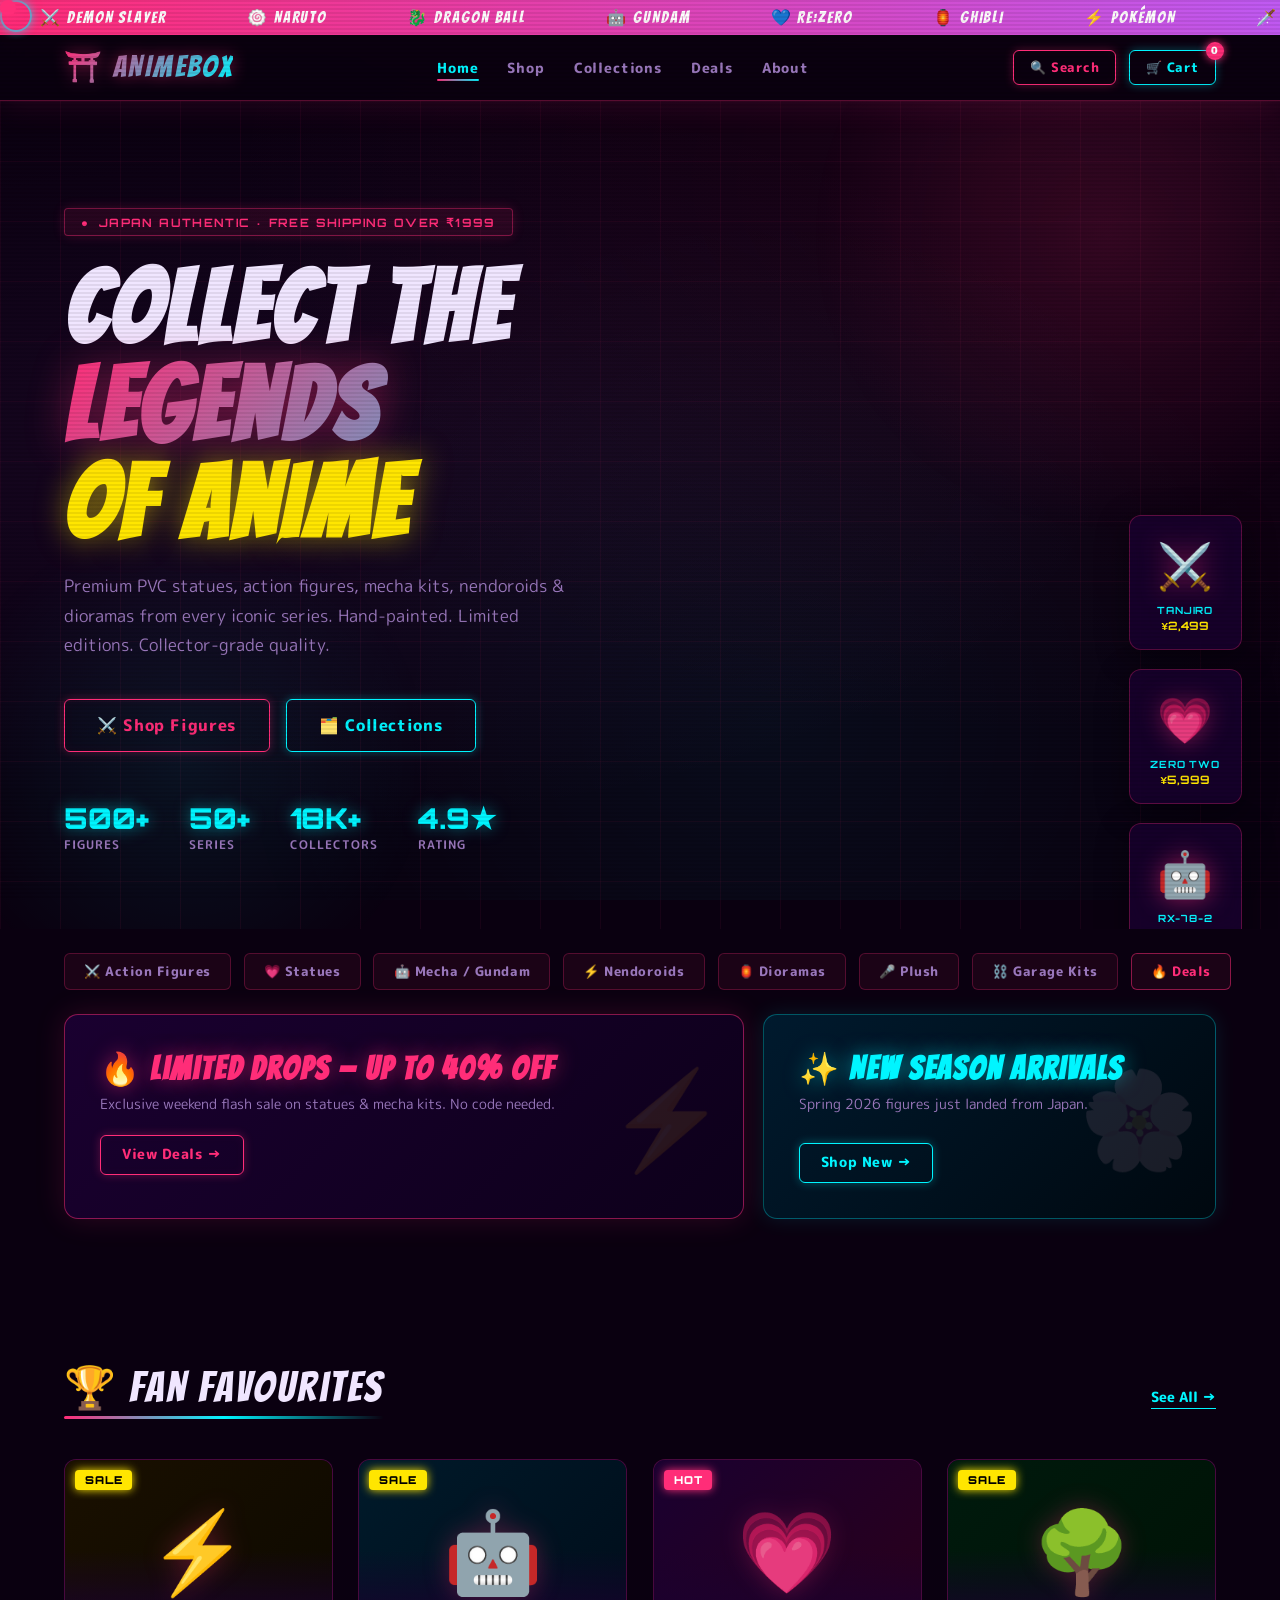
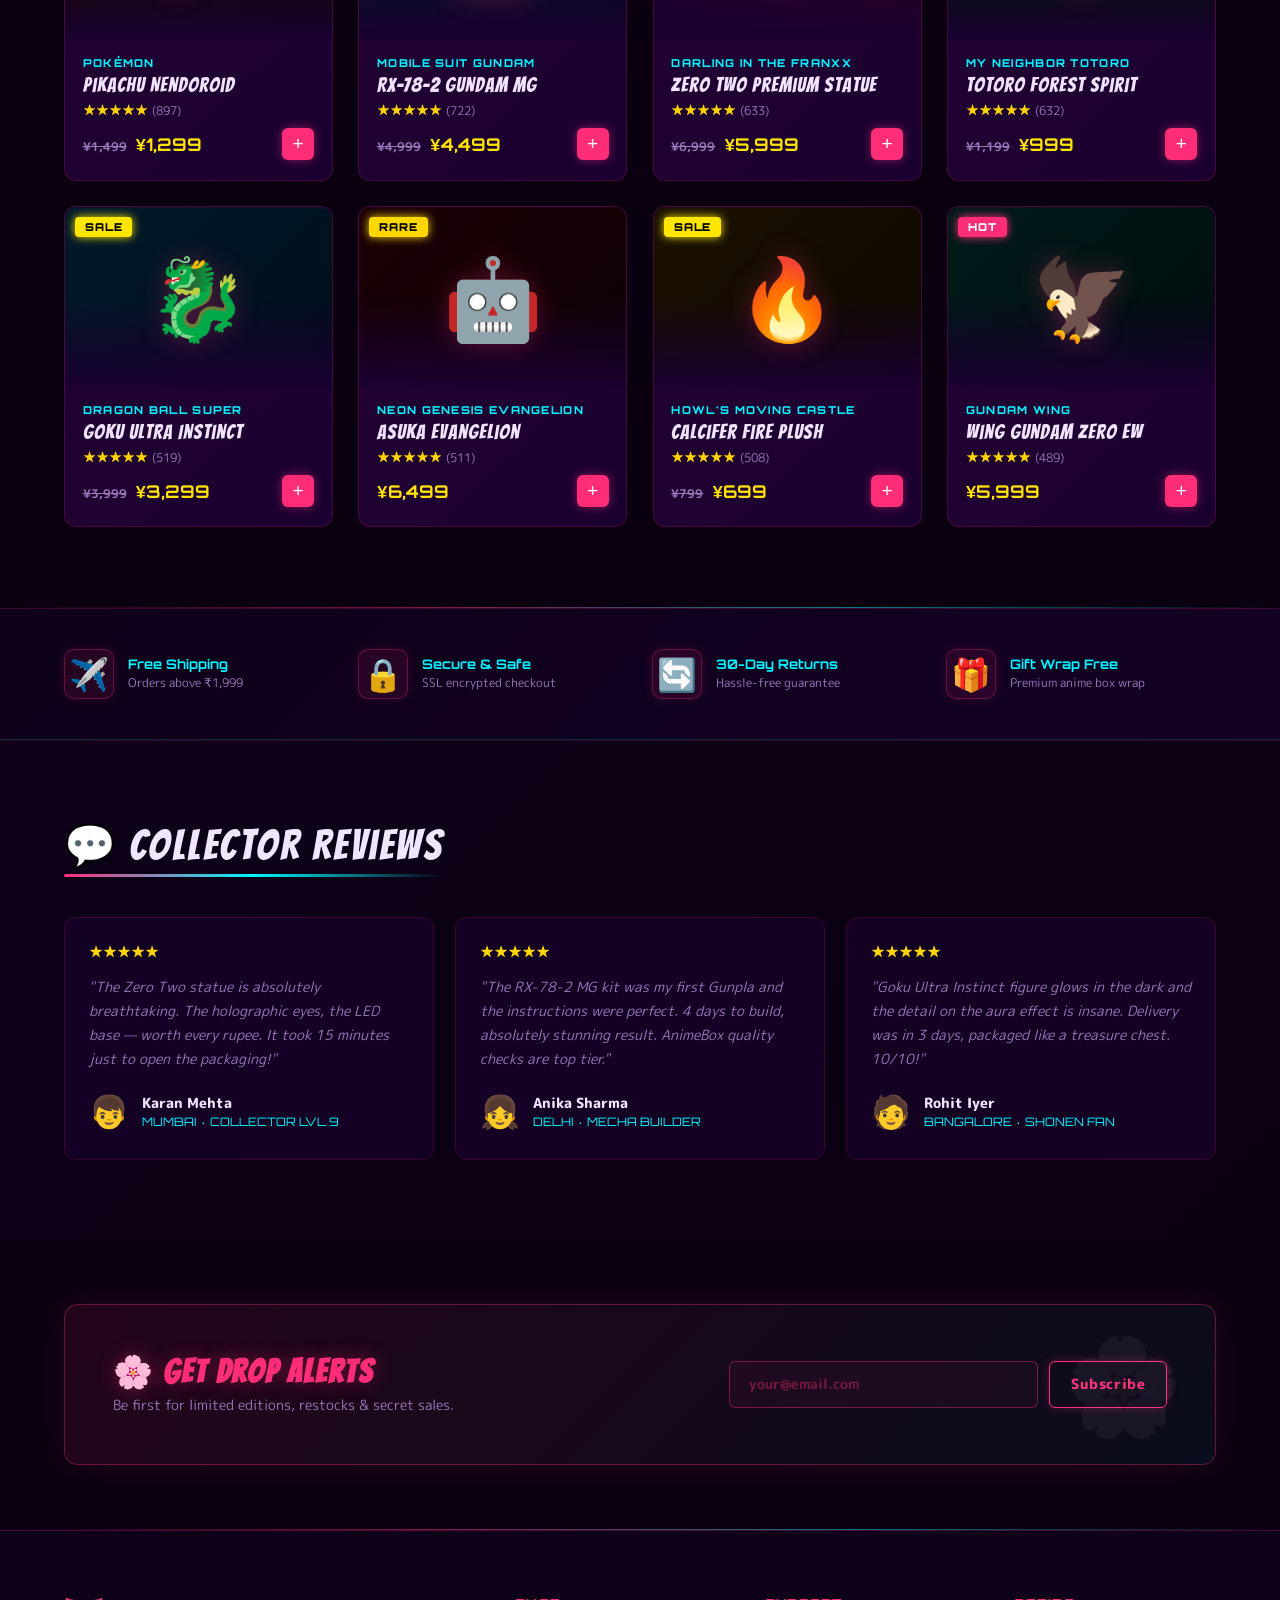
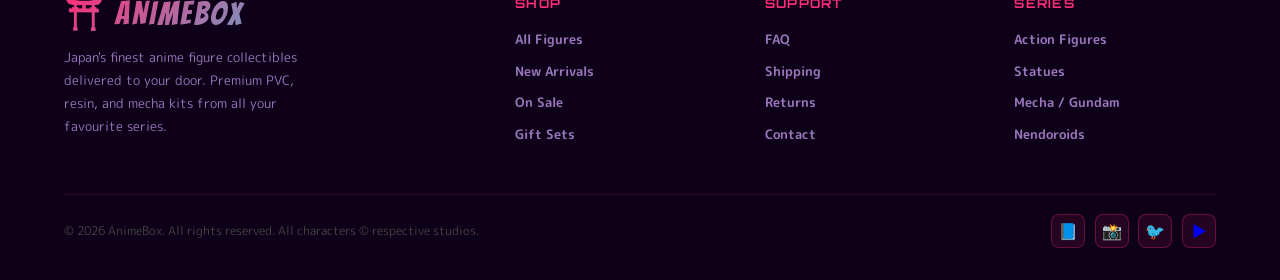
<file: index.html>
<!DOCTYPE html>
<html lang="en">
<head>
  <!-- Google Tag Manager -->
<script>(function(w,d,s,l,i){w[l]=w[l]||[];w[l].push({'gtm.start':
new Date().getTime(),event:'gtm.js'});var f=d.getElementsByTagName(s)[0],
j=d.createElement(s),dl=l!='dataLayer'?'&l='+l:'';j.async=true;j.src=
'https://www.googletagmanager.com/gtm.js?id='+i+dl;f.parentNode.insertBefore(j,f);
})(window,document,'script','dataLayer','GTM-5DCRKK6N');</script>
<!-- End Google Tag Manager -->
  <!-- Google tag (gtag.js) -->
<script async src="https://www.googletagmanager.com/gtag/js?id=G-0116BW4BVF"></script>
<script>
  window.dataLayer = window.dataLayer || [];
  function gtag(){dataLayer.push(arguments);}
  gtag('js', new Date());

  gtag('config', 'G-0116BW4BVF');
</script>
<meta charset="UTF-8">
<meta name="viewport" content="width=device-width, initial-scale=1.0">
<title>ANIMEBOX — Premium Anime Figures</title>
<link rel="stylesheet" href="style.css">
<style>
/* ── HERO ── */
.hero {
  min-height: 92vh;
  display: flex; flex-direction: column; justify-content: center;
  padding: 6rem 5% 4rem;
  position: relative; overflow: hidden;
}
.hero-bg-grid {
  position: absolute; inset: 0;
  background-image:
    linear-gradient(rgba(255,45,120,0.06) 1px, transparent 1px),
    linear-gradient(90deg, rgba(255,45,120,0.06) 1px, transparent 1px);
  background-size: 60px 60px;
  pointer-events: none;
}
.hero-glow1 { position:absolute; top:-20%; right:-10%; width:600px; height:600px; background:radial-gradient(circle, rgba(255,45,120,0.12) 0%, transparent 70%); pointer-events:none; }
.hero-glow2 { position:absolute; bottom:-10%; left:-5%; width:500px; height:500px; background:radial-gradient(circle, rgba(0,245,255,0.08) 0%, transparent 70%); pointer-events:none; }

.hero-content { position:relative; z-index:1; max-width:750px; }
.hero-eyebrow {
  display:inline-flex; align-items:center; gap:0.6rem;
  background:rgba(255,45,120,0.1); border:1px solid rgba(255,45,120,0.4);
  border-radius:4px; padding:0.35rem 1rem; margin-bottom:1.5rem;
  font-family:'Orbitron',monospace; font-size:0.72rem; font-weight:700;
  color:var(--neon-pink); letter-spacing:0.12em;
  box-shadow:0 0 12px rgba(255,45,120,0.2);
}
.blink { animation:blink 1s infinite; }
@keyframes blink{0%,100%{opacity:1;}50%{opacity:0;}}

.hero h1 {
  font-family:'Bangers',cursive;
  font-size:clamp(4rem,8vw,7.5rem);
  line-height:0.95; letter-spacing:0.04em;
  margin-bottom:1.2rem;
}
.h1-line1 { display:block; color:var(--text); }
.h1-line2 {
  display:block;
  background:linear-gradient(135deg, var(--neon-pink), var(--neon-cyan));
  -webkit-background-clip:text; -webkit-text-fill-color:transparent;
  filter:drop-shadow(0 0 20px rgba(255,45,120,0.4));
}
.h1-line3 { display:block; color:var(--neon-yellow); text-shadow:0 0 30px rgba(255,230,0,0.5); }

.hero-sub {
  font-size:1.05rem; color:var(--muted); max-width:520px;
  line-height:1.75; margin-bottom:2.5rem;
}
.hero-btns { display:flex; gap:1rem; flex-wrap:wrap; }
.hero-btns .btn { font-size:1rem; padding:0.85rem 2.2rem; }

.hero-stats { display:flex; gap:2.5rem; margin-top:3rem; flex-wrap:wrap; }
.hstat { text-align:left; }
.hstat h3 { font-family:'Orbitron',monospace; font-size:1.8rem; font-weight:900; color:var(--neon-cyan); text-shadow:0 0 16px rgba(0,245,255,0.5); }
.hstat p { font-size:0.75rem; font-weight:700; color:var(--muted); letter-spacing:0.08em; text-transform:uppercase; }

/* FLOATING FIGURES */
.hero-figures {
  position:absolute; right:3%; top:50%; transform:translateY(-50%);
  display:flex; flex-direction:column; gap:1.2rem; z-index:1;
}
.hf-card {
  background:rgba(26,0,48,0.8); backdrop-filter:blur(12px);
  border:1px solid rgba(255,45,120,0.3); border-radius:12px;
  padding:1rem 1.3rem; text-align:center;
  box-shadow:0 8px 32px rgba(0,0,0,0.4);
  animation:float-card 3s ease-in-out infinite;
}
.hf-card:nth-child(2){animation-delay:.8s;}
.hf-card:nth-child(3){animation-delay:1.6s;}
@keyframes float-card{0%,100%{transform:translateY(0);}50%{transform:translateY(-10px);}}
.hf-card .fig { font-size:2.8rem; display:block; filter:drop-shadow(0 0 12px rgba(255,45,120,0.5)); }
.hf-card .fig-name { font-family:'Orbitron',monospace; font-size:0.62rem; color:var(--neon-cyan); font-weight:700; margin-top:6px; letter-spacing:0.08em; }
.hf-card .fig-price { font-family:'Orbitron',monospace; font-size:0.72rem; color:var(--neon-yellow); font-weight:700; margin-top:2px; }

/* ── SERIES BAND ── */
.series-band {
  display:flex; gap:0.8rem; padding:1.5rem 5%;
  overflow-x:auto; -webkit-overflow-scrolling:touch; scrollbar-width:none;
  position:relative; z-index:1;
}
.series-band::-webkit-scrollbar{display:none;}
.series-chip {
  flex-shrink:0;
  background:rgba(255,45,120,0.07); border:1px solid rgba(255,45,120,0.25);
  border-radius:6px; padding:0.5rem 1.2rem;
  font-weight:800; font-size:0.82rem; cursor:pointer;
  transition:all 0.2s; display:flex; align-items:center; gap:0.5rem;
  text-decoration:none; color:var(--muted);
  font-family:'M PLUS Rounded 1c',sans-serif;
  letter-spacing:0.04em;
}
.series-chip:hover {
  background:rgba(255,45,120,0.15); color:var(--neon-pink);
  border-color:var(--neon-pink); box-shadow:0 0 16px rgba(255,45,120,0.2);
}

/* ── PROMO TILES ── */
.promo-row { display:grid; grid-template-columns:3fr 2fr; gap:1.2rem; margin:0 5% 4rem; }
.promo-tile {
  border-radius:14px; padding:2.2rem;
  position:relative; overflow:hidden; cursor:pointer;
  transition:transform 0.2s; border:1px solid;
}
.promo-tile:hover { transform:translateY(-4px); }
.pt-main {
  background:linear-gradient(135deg, #1a0030, #0d001a);
  border-color:rgba(255,45,120,0.5);
  box-shadow:0 0 30px rgba(255,45,120,0.15);
}
.pt-sub {
  background:linear-gradient(135deg, #001a2e, #00080f);
  border-color:rgba(0,245,255,0.3);
  box-shadow:0 0 20px rgba(0,245,255,0.1);
}
.pt-bg { position:absolute; right:1rem; top:50%; transform:translateY(-50%); font-size:6rem; opacity:0.1; animation:spin-slow 20s linear infinite; }
@keyframes spin-slow{to{transform:translateY(-50%) rotate(360deg);}}
.promo-tile h2 { font-family:'Bangers',cursive; font-size:2rem; letter-spacing:0.06em; margin-bottom:0.4rem; }
.pt-main h2 { color:var(--neon-pink); text-shadow:0 0 20px rgba(255,45,120,0.5); }
.pt-sub h2 { color:var(--neon-cyan); text-shadow:0 0 20px rgba(0,245,255,0.5); }
.promo-tile p { font-size:0.88rem; color:var(--muted); margin-bottom:1.2rem; }

/* ── TESTIMONIALS ── */
.testi-section { background:linear-gradient(135deg,#0d0018,#0a0010); border-top:1px solid rgba(255,45,120,0.15); padding:5rem 5%; }
.testi-grid { display:grid; grid-template-columns:repeat(auto-fit,minmax(260px,1fr)); gap:1.3rem; margin-top:2.5rem; }
.testi-card {
  background:rgba(26,0,48,0.6); backdrop-filter:blur(8px);
  border:1px solid rgba(255,45,120,0.15); border-radius:12px; padding:1.5rem;
  transition:border-color 0.2s;
}
.testi-card:hover { border-color:rgba(255,45,120,0.4); box-shadow:0 0 20px rgba(255,45,120,0.1); }
.testi-stars { color:var(--gold); font-size:0.88rem; margin-bottom:0.8rem; }
.testi-text { color:var(--muted); font-size:0.88rem; line-height:1.7; margin-bottom:1rem; font-style:italic; }
.testi-author { display:flex; align-items:center; gap:0.8rem; }
.tav { font-size:2rem; }
.tinfo h5 { font-weight:800; font-size:0.88rem; color:var(--text); }
.tinfo p { font-size:0.73rem; color:var(--neon-cyan); font-family:'Orbitron',monospace; }

/* ── NEWSLETTER ── */
.newsletter {
  margin:4rem 5%;
  background:linear-gradient(135deg, rgba(255,45,120,0.1), rgba(0,245,255,0.05));
  border:1px solid rgba(255,45,120,0.35);
  border-radius:14px; padding:3rem;
  box-shadow:0 0 40px rgba(255,45,120,0.1);
  display:flex; align-items:center; justify-content:space-between; gap:2rem; flex-wrap:wrap;
  position:relative; z-index:1; overflow:hidden;
}
.newsletter::before { content:'🌸'; position:absolute; right:2rem; top:50%; transform:translateY(-50%); font-size:6rem; opacity:0.06; }
.nl-text h2 { font-family:'Bangers',cursive; font-size:2rem; letter-spacing:0.06em; color:var(--neon-pink); text-shadow:0 0 20px rgba(255,45,120,0.4); }
.nl-text p { color:var(--muted); font-size:0.88rem; margin-top:4px; }
.nl-form { display:flex; gap:0.7rem; flex-wrap:wrap; }
.nl-input {
  padding:0.75rem 1.2rem; border-radius:6px;
  border:1px solid rgba(255,45,120,0.4);
  background:rgba(255,45,120,0.05); color:var(--text);
  font-family:'M PLUS Rounded 1c',sans-serif; font-weight:700; font-size:0.88rem;
  outline:none; min-width:220px;
}
.nl-input:focus { border-color:var(--neon-pink); box-shadow:0 0 12px rgba(255,45,120,0.3); }
.nl-input::placeholder { color:rgba(255,45,120,0.4); }

@media(max-width:900px){
  .hero-figures{display:none;}
  .promo-row{grid-template-columns:1fr;}
}
</style>
</head>
<body>
  <!-- Google Tag Manager (noscript) -->
<noscript><iframe src="https://www.googletagmanager.com/ns.html?id=GTM-5DCRKK6N"
height="0" width="0" style="display:none;visibility:hidden"></iframe></noscript>
<!-- End Google Tag Manager (noscript) -->
<div id="cursor"></div><div id="cursor-trail"></div>
<div id="site-header"></div>

<!-- HERO -->
<section class="hero">
  <div class="hero-bg-grid"></div>
  <div class="hero-glow1"></div>
  <div class="hero-glow2"></div>
  <div class="sakura-wrap" id="sakura-hero"></div>

  <div class="hero-content reveal-left">
    <div class="hero-eyebrow"><span class="blink">●</span> JAPAN AUTHENTIC · FREE SHIPPING OVER ₹1999</div>
    <h1>
      <span class="h1-line1">COLLECT THE</span>
      <span class="h1-line2 glitch" data-text="LEGENDS">LEGENDS</span>
      <span class="h1-line3">OF ANIME</span>
    </h1>
    <p class="hero-sub">Premium PVC statues, action figures, mecha kits, nendoroids & dioramas from every iconic series. Hand-painted. Limited editions. Collector-grade quality.</p>
    <div class="hero-btns">
      <a href="shop.html" class="btn btn-neon" style="font-size:1rem;padding:0.85rem 2rem;">⚔️ Shop Figures</a>
      <a href="collections.html" class="btn btn-cyan" style="font-size:1rem;padding:0.85rem 2rem;">🗂️ Collections</a>
    </div>
    <div class="hero-stats">
      <div class="hstat"><h3>500+</h3><p>Figures</p></div>
      <div class="hstat"><h3>50+</h3><p>Series</p></div>
      <div class="hstat"><h3>18K+</h3><p>Collectors</p></div>
      <div class="hstat"><h3>4.9★</h3><p>Rating</p></div>
    </div>
  </div>

  <!-- FLOATING CARDS -->
  <div class="hero-figures reveal-right">
    <div class="hf-card"><span class="fig">⚔️</span><div class="fig-name">TANJIRO</div><div class="fig-price">¥2,499</div></div>
    <div class="hf-card"><span class="fig">💗</span><div class="fig-name">ZERO TWO</div><div class="fig-price">¥5,999</div></div>
    <div class="hf-card"><span class="fig">🤖</span><div class="fig-name">RX-78-2</div><div class="fig-price">¥4,499</div></div>
  </div>
</section>

<!-- SERIES BAND -->
<div class="series-band reveal">
  <a href="shop.html?cat=action" class="series-chip">⚔️ Action Figures</a>
  <a href="shop.html?cat=statue" class="series-chip">💗 Statues</a>
  <a href="shop.html?cat=mecha" class="series-chip">🤖 Mecha / Gundam</a>
  <a href="shop.html?cat=chibi" class="series-chip">⚡ Nendoroids</a>
  <a href="shop.html?cat=diorama" class="series-chip">🏮 Dioramas</a>
  <a href="shop.html?cat=plush" class="series-chip">🎤 Plush</a>
  <a href="shop.html?cat=garage" class="series-chip">⛓️ Garage Kits</a>
  <a href="deals.html" class="series-chip" style="color:var(--neon-pink);border-color:rgba(255,45,120,0.5);">🔥 Deals</a>
</div>

<!-- PROMO TILES -->
<div class="promo-row reveal">
  <div class="promo-tile pt-main" onclick="location.href='deals.html'">
    <div class="pt-bg">⚡</div>
    <h2>🔥 Limited Drops — Up to 40% OFF</h2>
    <p>Exclusive weekend flash sale on statues & mecha kits. No code needed.</p>
    <a href="deals.html" class="btn btn-neon">View Deals →</a>
  </div>
  <div class="promo-tile pt-sub" onclick="location.href='shop.html'">
    <div class="pt-bg">🌸</div>
    <h2>✨ New Season Arrivals</h2>
    <p>Spring 2026 figures just landed from Japan.</p>
    <a href="shop.html" class="btn btn-cyan" style="margin-top:0.5rem;">Shop New →</a>
  </div>
</div>

<!-- FEATURED PRODUCTS -->
<section class="section">
  <div class="section-header reveal">
    <div class="section-title">🏆 Fan Favourites <span class="glow-line"></span></div>
    <a href="shop.html" class="see-all">See All →</a>
  </div>
  <div class="products-grid" id="featured-grid"></div>
</section>

<hr class="neon-divider">

<!-- FEATURES -->
<div class="features-strip">
  <div class="feat-item reveal"><div class="feat-icon">✈️</div><div class="feat-text"><h4>Free Shipping</h4><p>Orders above ₹1,999</p></div></div>
  <div class="feat-item reveal"><div class="feat-icon">🔒</div><div class="feat-text"><h4>Secure & Safe</h4><p>SSL encrypted checkout</p></div></div>
  <div class="feat-item reveal"><div class="feat-icon">🔄</div><div class="feat-text"><h4>30-Day Returns</h4><p>Hassle-free guarantee</p></div></div>
  <div class="feat-item reveal"><div class="feat-icon">🎁</div><div class="feat-text"><h4>Gift Wrap Free</h4><p>Premium anime box wrap</p></div></div>
</div>

<!-- TESTIMONIALS -->
<section class="testi-section">
  <div class="section-title reveal">💬 Collector Reviews <span class="glow-line"></span></div>
  <div class="testi-grid">
    <div class="testi-card reveal">
      <div class="testi-stars">★★★★★</div>
      <p class="testi-text">"The Zero Two statue is absolutely breathtaking. The holographic eyes, the LED base — worth every rupee. It took 15 minutes just to open the packaging!"</p>
      <div class="testi-author"><div class="tav">👦</div><div class="tinfo"><h5>Karan Mehta</h5><p>MUMBAI · COLLECTOR LVL 9</p></div></div>
    </div>
    <div class="testi-card reveal">
      <div class="testi-stars">★★★★★</div>
      <p class="testi-text">"The RX-78-2 MG kit was my first Gunpla and the instructions were perfect. 4 days to build, absolutely stunning result. AnimeBox quality checks are top tier."</p>
      <div class="testi-author"><div class="tav">👧</div><div class="tinfo"><h5>Anika Sharma</h5><p>DELHI · MECHA BUILDER</p></div></div>
    </div>
    <div class="testi-card reveal">
      <div class="testi-stars">★★★★★</div>
      <p class="testi-text">"Goku Ultra Instinct figure glows in the dark and the detail on the aura effect is insane. Delivery was in 3 days, packaged like a treasure chest. 10/10!"</p>
      <div class="testi-author"><div class="tav">🧑</div><div class="tinfo"><h5>Rohit Iyer</h5><p>BANGALORE · SHONEN FAN</p></div></div>
    </div>
  </div>
</section>

<!-- NEWSLETTER -->
<div class="newsletter reveal">
  <div class="nl-text">
    <h2>🌸 Get Drop Alerts</h2>
    <p>Be first for limited editions, restocks & secret sales.</p>
  </div>
  <div class="nl-form">
    <input class="nl-input" type="email" placeholder="your@email.com">
    <button class="btn btn-neon" onclick="showToast('🌸 Subscribed! Watch your inbox!')">Subscribe</button>
  </div>
</div>

<div id="site-footer"></div>
<div id="toast"></div>
<script src="app.js"></script>
<script>
window.PAGE_ID = 'index.html';
document.addEventListener('DOMContentLoaded',()=>{
  const best = [...PRODUCTS].sort((a,b)=>b.reviews-a.reviews).slice(0,8);
  document.getElementById('featured-grid').innerHTML = best.map(productCard).join('');
  initReveal();
  initSakura(document.getElementById('sakura-hero'));
});
</script>
</body>
</html>
</file>
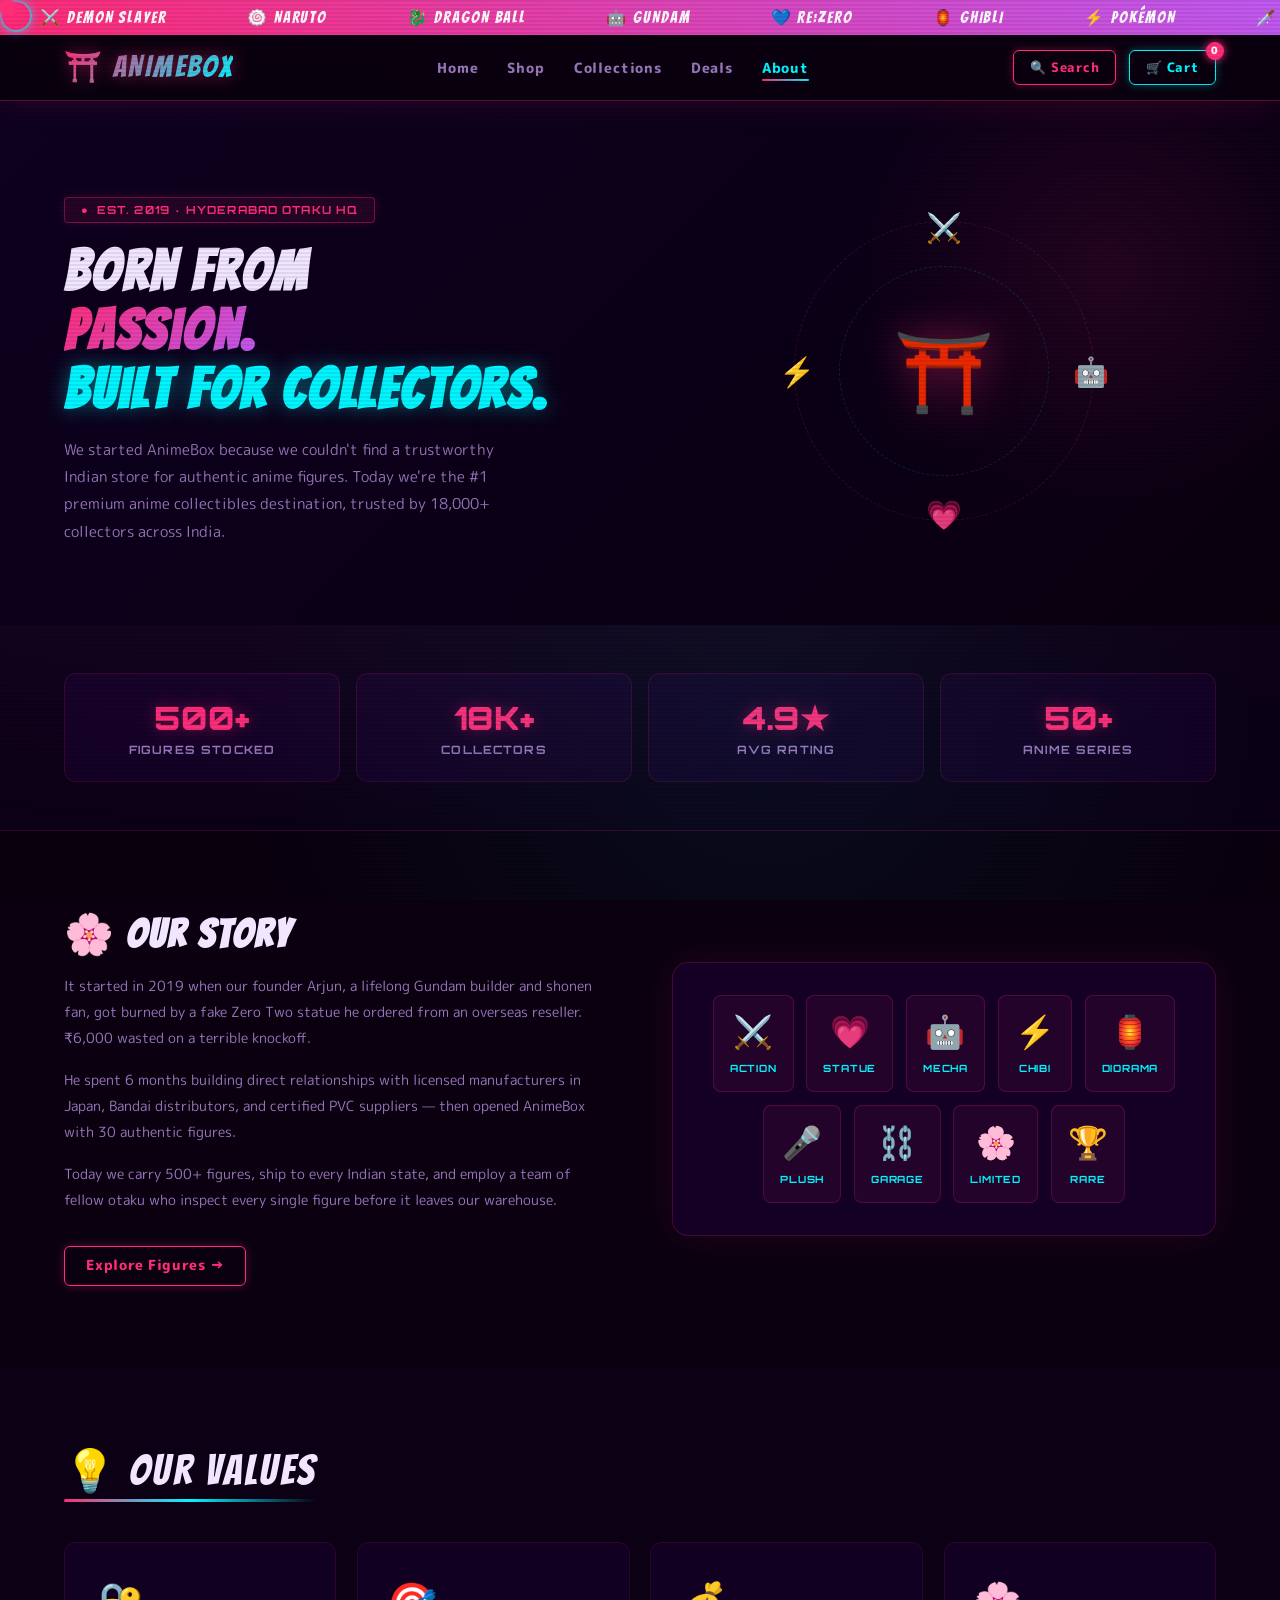
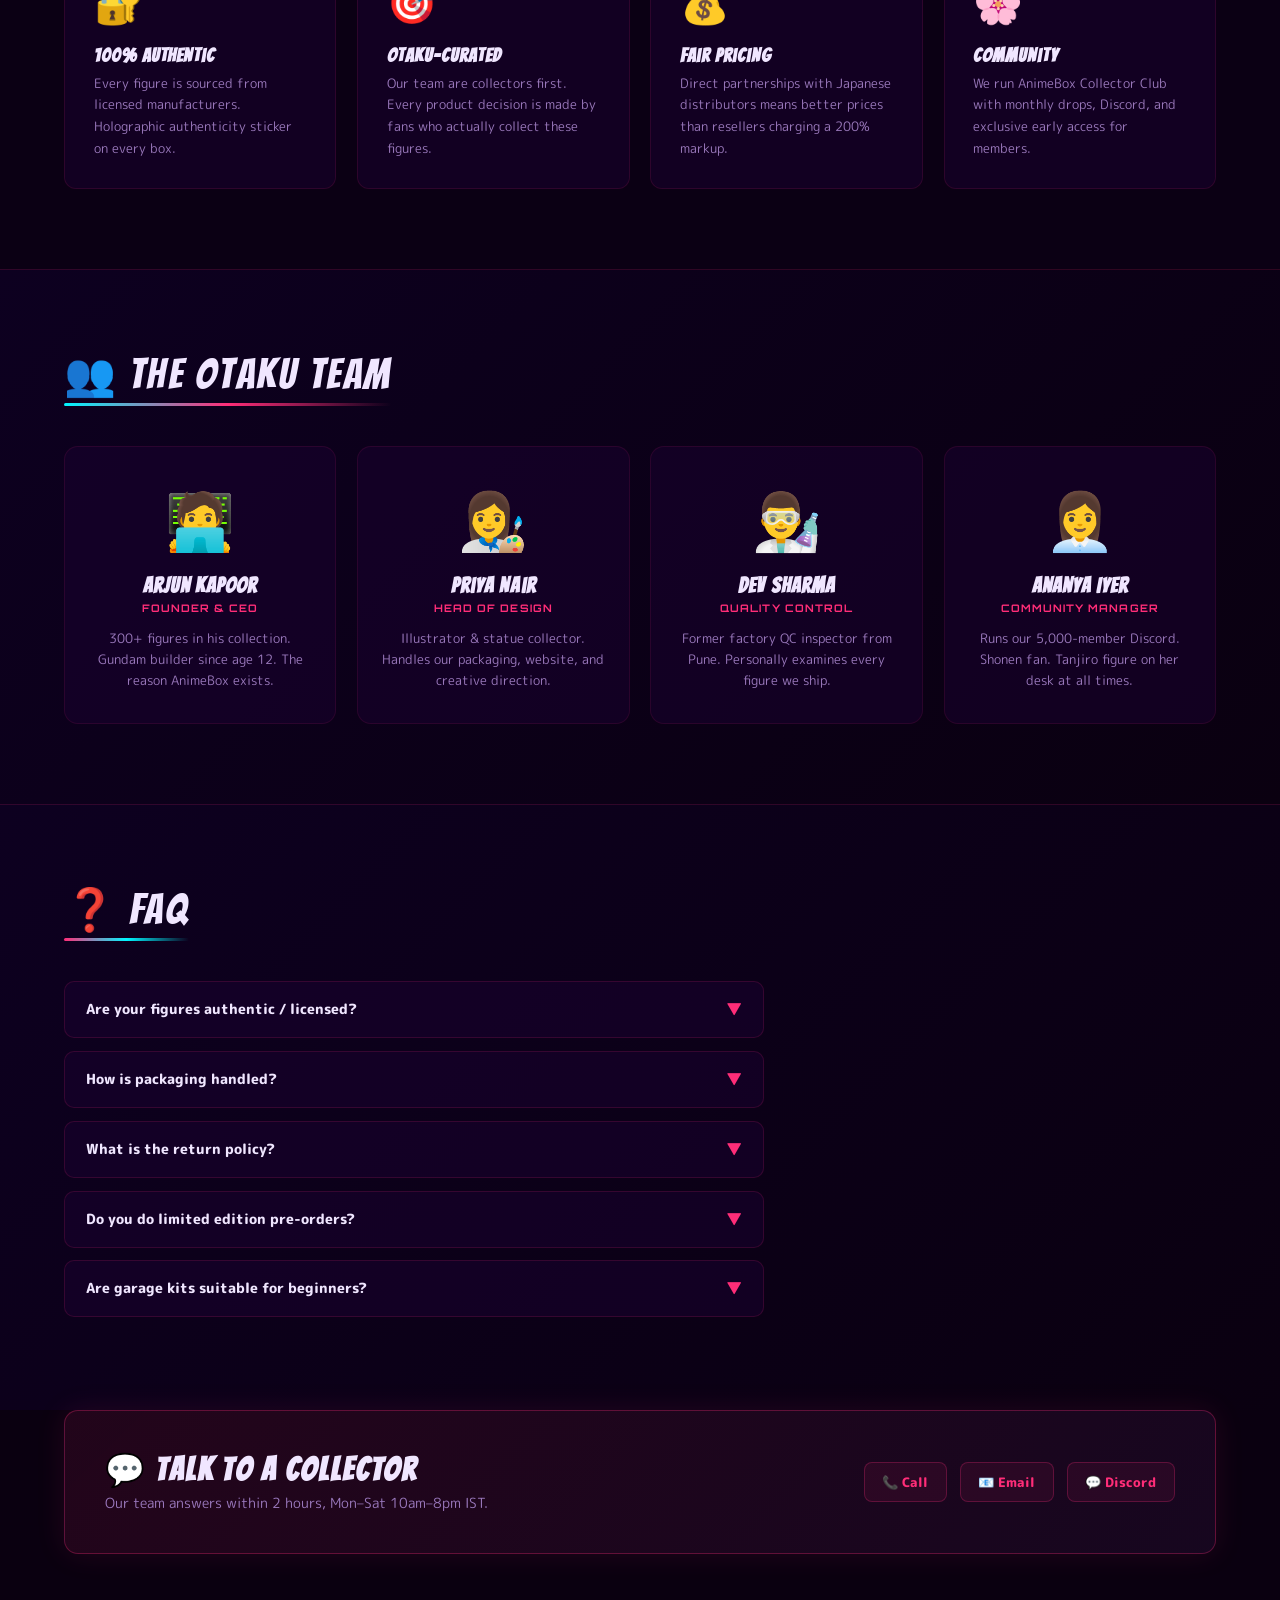
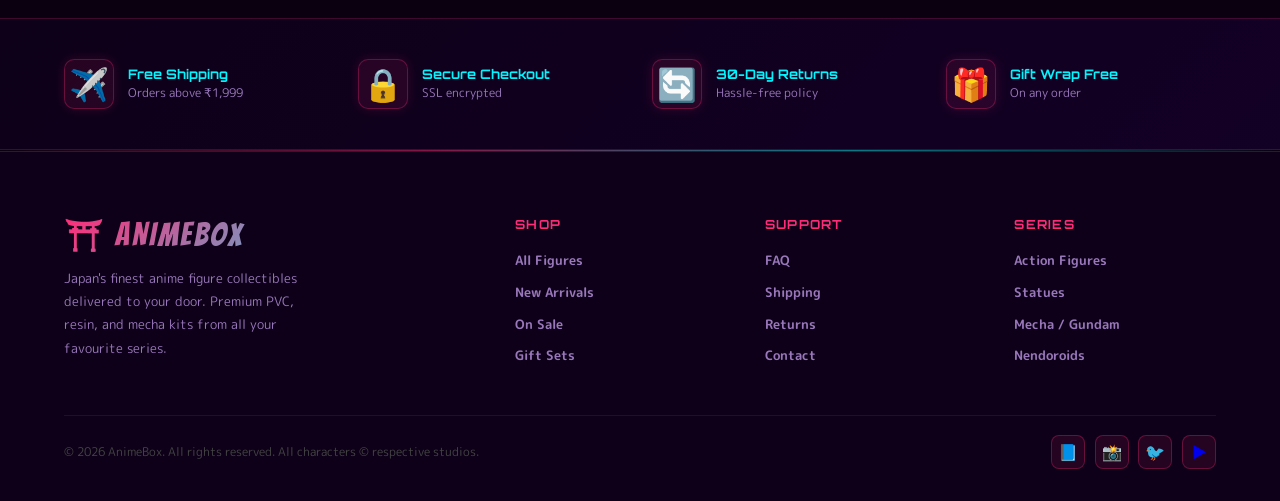
<file: about.html>
<!DOCTYPE html>
<html lang="en">
<head>
  <!-- Google Tag Manager -->
<script>(function(w,d,s,l,i){w[l]=w[l]||[];w[l].push({'gtm.start':
new Date().getTime(),event:'gtm.js'});var f=d.getElementsByTagName(s)[0],
j=d.createElement(s),dl=l!='dataLayer'?'&l='+l:'';j.async=true;j.src=
'https://www.googletagmanager.com/gtm.js?id='+i+dl;f.parentNode.insertBefore(j,f);
})(window,document,'script','dataLayer','GTM-5DCRKK6N');</script>
<!-- End Google Tag Manager -->
  <!-- Google tag (gtag.js) -->
<script async src="https://www.googletagmanager.com/gtag/js?id=G-0116BW4BVF"></script>
<script>
  window.dataLayer = window.dataLayer || [];
  function gtag(){dataLayer.push(arguments);}
  gtag('js', new Date());

  gtag('config', 'G-0116BW4BVF');
</script>
<meta charset="UTF-8">
<meta name="viewport" content="width=device-width, initial-scale=1.0">
<title>About — ANIMEBOX</title>
<link rel="stylesheet" href="style.css">
<style>
.about-hero{display:grid;grid-template-columns:1fr 1fr;gap:4rem;padding:6rem 5% 5rem;align-items:center;position:relative;overflow:hidden;background:linear-gradient(135deg,#0d0020,#0a0010);}
.about-hero::before{content:'';position:absolute;right:-80px;top:-80px;width:500px;height:500px;background:radial-gradient(circle,rgba(255,45,120,0.1) 0%,transparent 70%);pointer-events:none;}
.ah-text{z-index:1;}
.ah-badge{display:inline-flex;align-items:center;gap:0.5rem;background:rgba(255,45,120,0.1);border:1px solid rgba(255,45,120,0.35);border-radius:4px;color:var(--neon-pink);font-family:'Orbitron',monospace;font-size:0.7rem;font-weight:700;padding:0.3rem 1rem;margin-bottom:1.3rem;letter-spacing:0.1em;box-shadow:0 0 12px rgba(255,45,120,0.15);}
.ah-text h1{font-family:'Bangers',cursive;font-size:3.5rem;letter-spacing:0.05em;line-height:1.05;margin-bottom:1rem;}
.ah-text h1 .g1{background:linear-gradient(135deg,var(--neon-pink),var(--neon-purple));-webkit-background-clip:text;-webkit-text-fill-color:transparent;}
.ah-text h1 .g2{color:var(--neon-cyan);text-shadow:0 0 20px rgba(0,245,255,0.4);}
.ah-text p{color:var(--muted);font-size:0.95rem;line-height:1.8;max-width:460px;}
.ah-visual{display:flex;align-items:center;justify-content:center;z-index:1;}
.orbit-rig{width:300px;height:300px;position:relative;display:flex;align-items:center;justify-content:center;}
.orbit-ring{position:absolute;border:1px dashed rgba(255,45,120,0.2);border-radius:50%;animation:orbit-spin 20s linear infinite;}
.orbit-ring.r1{width:100%;height:100%;}
.orbit-ring.r2{width:70%;height:70%;animation-direction:reverse;animation-duration:14s;border-color:rgba(0,245,255,0.15);}
@keyframes orbit-spin{to{transform:rotate(360deg);}}
.orb-dot{position:absolute;font-size:1.8rem;animation:counter-orbit 20s linear infinite;}
.orb-dot.d1{top:-16px;left:50%;transform:translateX(-50%);}
.orb-dot.d2{right:-16px;top:50%;transform:translateY(-50%);}
.orb-dot.d3{bottom:-16px;left:50%;transform:translateX(-50%);}
.orb-dot.d4{left:-16px;top:50%;transform:translateY(-50%);}
@keyframes counter-orbit{to{transform:rotate(-360deg);}}
.orbit-center{font-size:5rem;filter:drop-shadow(0 0 20px rgba(255,45,120,0.5));animation:pulse-center 3s ease-in-out infinite;}
@keyframes pulse-center{0%,100%{transform:scale(1);}50%{transform:scale(1.1);}}

.stats-row{display:grid;grid-template-columns:repeat(4,1fr);gap:1rem;padding:3rem 5%;background:rgba(13,0,24,0.8);border-bottom:1px solid rgba(255,45,120,0.15);}
.stat-box{text-align:center;background:rgba(26,0,48,0.6);border:1px solid rgba(255,45,120,0.15);border-radius:12px;padding:1.5rem;transition:border-color 0.2s,box-shadow 0.2s;}
.stat-box:hover{border-color:rgba(255,45,120,0.4);box-shadow:0 0 20px rgba(255,45,120,0.1);}
.stat-box h3{font-family:'Orbitron',monospace;font-size:2rem;font-weight:900;color:var(--neon-pink);text-shadow:0 0 16px rgba(255,45,120,0.4);}
.stat-box p{font-size:0.72rem;font-weight:700;color:var(--muted);margin-top:4px;letter-spacing:0.1em;text-transform:uppercase;font-family:'Orbitron',monospace;}

.story-section{display:grid;grid-template-columns:1fr 1fr;gap:4rem;padding:5rem 5%;align-items:center;position:relative;z-index:1;}
.story-text h2{font-family:'Bangers',cursive;font-size:2.5rem;letter-spacing:0.05em;margin-bottom:1rem;color:var(--text);}
.story-text p{color:var(--muted);font-size:0.9rem;line-height:1.8;margin-bottom:1rem;}
.figure-showcase{background:rgba(26,0,48,0.7);border:1px solid rgba(255,45,120,0.2);border-radius:16px;padding:2rem;box-shadow:0 0 40px rgba(255,45,120,0.1);}
.fig-grid{display:flex;flex-wrap:wrap;gap:0.8rem;justify-content:center;}
.fig-chip{background:rgba(255,45,120,0.07);border:1px solid rgba(255,45,120,0.2);border-radius:8px;padding:0.8rem 1rem;text-align:center;transition:all 0.2s;cursor:default;}
.fig-chip:hover{background:rgba(255,45,120,0.15);border-color:rgba(255,45,120,0.4);transform:translateY(-3px);}
.fig-chip span:first-child{font-size:2rem;display:block;}
.fig-chip span:last-child{font-size:0.62rem;color:var(--neon-cyan);font-weight:700;letter-spacing:0.08em;font-family:'Orbitron',monospace;}

.team-section{background:linear-gradient(135deg,#0d0020,#0a0010);border-top:1px solid rgba(255,45,120,0.15);border-bottom:1px solid rgba(255,45,120,0.15);padding:5rem 5%;}
.team-grid{display:grid;grid-template-columns:repeat(auto-fit,minmax(200px,1fr));gap:1.3rem;margin-top:2.5rem;}
.team-card{background:rgba(26,0,48,0.5);border:1px solid rgba(255,45,120,0.1);border-radius:14px;padding:2rem 1.4rem;text-align:center;transition:all 0.2s;}
.team-card:hover{border-color:rgba(255,45,120,0.35);transform:translateY(-4px);box-shadow:0 12px 32px rgba(255,45,120,0.1);}
.team-avatar{font-size:3.5rem;margin-bottom:0.8rem;}
.team-card h3{font-family:'Bangers',cursive;font-size:1.3rem;letter-spacing:0.05em;color:var(--text);}
.team-role{font-family:'Orbitron',monospace;font-size:0.65rem;letter-spacing:0.1em;color:var(--neon-pink);font-weight:700;margin-top:4px;}
.team-card p{font-size:0.8rem;color:var(--muted);line-height:1.65;margin-top:0.8rem;}

.values-section{padding:5rem 5%;position:relative;z-index:1;}
.values-grid{display:grid;grid-template-columns:repeat(auto-fit,minmax(220px,1fr));gap:1.3rem;}
.value-card{background:rgba(26,0,48,0.5);border:1px solid rgba(255,45,120,0.12);border-radius:12px;padding:1.8rem;transition:all 0.2s;}
.value-card:hover{border-color:rgba(255,45,120,0.35);box-shadow:0 0 20px rgba(255,45,120,0.1);transform:translateY(-3px);}
.vi-icon{font-size:2.5rem;margin-bottom:0.8rem;}
.value-card h3{font-family:'Bangers',cursive;font-size:1.2rem;letter-spacing:0.05em;margin-bottom:0.5rem;}
.value-card p{font-size:0.82rem;color:var(--muted);line-height:1.65;}

.faq-section{padding:5rem 5%;background:linear-gradient(135deg,#0d0020,#0a0010);position:relative;z-index:1;}
.faq-list{max-width:700px;}
.faq-item{border:1px solid rgba(255,45,120,0.15);border-radius:10px;background:rgba(26,0,48,0.5);overflow:hidden;margin-bottom:0.8rem;transition:border-color 0.2s;}
.faq-item:hover{border-color:rgba(255,45,120,0.3);}
.faq-q{padding:1rem 1.3rem;cursor:pointer;display:flex;align-items:center;justify-content:space-between;font-weight:800;font-size:0.9rem;color:var(--text);}
.faq-q:hover{color:var(--neon-pink);}
.faq-ch{font-size:1rem;transition:transform 0.2s;color:var(--neon-pink);}
.faq-item.open .faq-ch{transform:rotate(180deg);}
.faq-a{display:none;padding:0 1.3rem 1rem;font-size:0.85rem;color:var(--muted);line-height:1.7;}
.faq-item.open .faq-a{display:block;}

.contact-strip{background:linear-gradient(135deg,rgba(255,45,120,0.1),rgba(191,90,242,0.07));border:1px solid rgba(255,45,120,0.3);margin:0 5% 4rem;border-radius:14px;padding:2.5rem;box-shadow:0 0 30px rgba(255,45,120,0.1);display:flex;align-items:center;justify-content:space-between;flex-wrap:wrap;gap:2rem;position:relative;z-index:1;}
.contact-strip h2{font-family:'Bangers',cursive;font-size:2rem;letter-spacing:0.06em;color:var(--text);}
.contact-strip p{color:var(--muted);font-size:0.85rem;margin-top:4px;}
.contact-methods{display:flex;gap:0.8rem;flex-wrap:wrap;}
.cm{background:rgba(255,45,120,0.08);border:1px solid rgba(255,45,120,0.25);border-radius:8px;padding:0.6rem 1.1rem;font-weight:800;font-size:0.82rem;cursor:pointer;color:var(--neon-pink);transition:all 0.2s;font-family:'M PLUS Rounded 1c',sans-serif;}
.cm:hover{background:rgba(255,45,120,0.18);box-shadow:0 0 12px rgba(255,45,120,0.3);}

@media(max-width:900px){.about-hero,.story-section{grid-template-columns:1fr;}.ah-visual{display:none;}.stats-row{grid-template-columns:1fr 1fr;}}
</style>
</head>
<body>
  <!-- Google Tag Manager (noscript) -->
<noscript><iframe src="https://www.googletagmanager.com/ns.html?id=GTM-5DCRKK6N"
height="0" width="0" style="display:none;visibility:hidden"></iframe></noscript>
<!-- End Google Tag Manager (noscript) -->
<div id="cursor"></div><div id="cursor-trail"></div>
<div id="site-header"></div>

<div class="about-hero">
  <div class="ah-text reveal-left">
    <div class="ah-badge"><span class="blink">●</span> EST. 2019 · HYDERABAD OTAKU HQ</div>
    <h1>Born From<br><span class="g1">Passion.</span><br><span class="g2">Built for Collectors.</span></h1>
    <p>We started AnimeBox because we couldn't find a trustworthy Indian store for authentic anime figures. Today we're the #1 premium anime collectibles destination, trusted by 18,000+ collectors across India.</p>
  </div>
  <div class="ah-visual reveal-right">
    <div class="orbit-rig">
      <div class="orbit-ring r1">
        <span class="orb-dot d1">⚔️</span>
        <span class="orb-dot d2">🤖</span>
        <span class="orb-dot d3">💗</span>
        <span class="orb-dot d4">⚡</span>
      </div>
      <div class="orbit-ring r2"></div>
      <span class="orbit-center">⛩️</span>
    </div>
  </div>
</div>

<div class="stats-row">
  <div class="stat-box reveal"><h3>500+</h3><p>Figures Stocked</p></div>
  <div class="stat-box reveal"><h3>18K+</h3><p>Collectors</p></div>
  <div class="stat-box reveal"><h3>4.9★</h3><p>Avg Rating</p></div>
  <div class="stat-box reveal"><h3>50+</h3><p>Anime Series</p></div>
</div>

<div class="story-section">
  <div class="story-text reveal-left">
    <h2>🌸 Our Story</h2>
    <p>It started in 2019 when our founder Arjun, a lifelong Gundam builder and shonen fan, got burned by a fake Zero Two statue he ordered from an overseas reseller. ₹6,000 wasted on a terrible knockoff.</p>
    <p>He spent 6 months building direct relationships with licensed manufacturers in Japan, Bandai distributors, and certified PVC suppliers — then opened AnimeBox with 30 authentic figures.</p>
    <p>Today we carry 500+ figures, ship to every Indian state, and employ a team of fellow otaku who inspect every single figure before it leaves our warehouse.</p>
    <a href="shop.html" class="btn btn-neon" style="margin-top:1rem;">Explore Figures →</a>
  </div>
  <div class="figure-showcase reveal-right">
    <div class="fig-grid">
      <div class="fig-chip"><span>⚔️</span><span>ACTION</span></div>
      <div class="fig-chip"><span>💗</span><span>STATUE</span></div>
      <div class="fig-chip"><span>🤖</span><span>MECHA</span></div>
      <div class="fig-chip"><span>⚡</span><span>CHIBI</span></div>
      <div class="fig-chip"><span>🏮</span><span>DIORAMA</span></div>
      <div class="fig-chip"><span>🎤</span><span>PLUSH</span></div>
      <div class="fig-chip"><span>⛓️</span><span>GARAGE</span></div>
      <div class="fig-chip"><span>🌸</span><span>LIMITED</span></div>
      <div class="fig-chip"><span>🏆</span><span>RARE</span></div>
    </div>
  </div>
</div>

<div class="values-section" style="background:rgba(13,0,24,0.5);">
  <div class="section-header reveal"><div class="section-title">💡 Our Values <span class="glow-line"></span></div></div>
  <div class="values-grid">
    <div class="value-card reveal"><div class="vi-icon">🔐</div><h3>100% Authentic</h3><p>Every figure is sourced from licensed manufacturers. Holographic authenticity sticker on every box.</p></div>
    <div class="value-card reveal"><div class="vi-icon">🎯</div><h3>Otaku-Curated</h3><p>Our team are collectors first. Every product decision is made by fans who actually collect these figures.</p></div>
    <div class="value-card reveal"><div class="vi-icon">💰</div><h3>Fair Pricing</h3><p>Direct partnerships with Japanese distributors means better prices than resellers charging a 200% markup.</p></div>
    <div class="value-card reveal"><div class="vi-icon">🌸</div><h3>Community</h3><p>We run AnimeBox Collector Club with monthly drops, Discord, and exclusive early access for members.</p></div>
  </div>
</div>

<section class="team-section">
  <div class="section-title reveal">👥 The Otaku Team <span class="glow-line" style="background:linear-gradient(90deg,var(--neon-cyan),var(--neon-pink),transparent);"></span></div>
  <div class="team-grid">
    <div class="team-card reveal"><div class="team-avatar">🧑‍💻</div><h3>Arjun Kapoor</h3><div class="team-role">FOUNDER & CEO</div><p>300+ figures in his collection. Gundam builder since age 12. The reason AnimeBox exists.</p></div>
    <div class="team-card reveal"><div class="team-avatar">👩‍🎨</div><h3>Priya Nair</h3><div class="team-role">HEAD OF DESIGN</div><p>Illustrator & statue collector. Handles our packaging, website, and creative direction.</p></div>
    <div class="team-card reveal"><div class="team-avatar">👨‍🔬</div><h3>Dev Sharma</h3><div class="team-role">QUALITY CONTROL</div><p>Former factory QC inspector from Pune. Personally examines every figure we ship.</p></div>
    <div class="team-card reveal"><div class="team-avatar">👩‍💼</div><h3>Ananya Iyer</h3><div class="team-role">COMMUNITY MANAGER</div><p>Runs our 5,000-member Discord. Shonen fan. Tanjiro figure on her desk at all times.</p></div>
  </div>
</section>

<div class="faq-section">
  <div class="section-header reveal"><div class="section-title">❓ FAQ <span class="glow-line"></span></div></div>
  <div class="faq-list">
    <div class="faq-item reveal"><div class="faq-q" onclick="toggleFaq(this)">Are your figures authentic / licensed? <span class="faq-ch">▼</span></div><div class="faq-a">100% yes. Every figure includes a holographic authenticity sticker. We source exclusively from licensed manufacturers and authorised Bandai/Good Smile distributors. Bootlegs are never stocked.</div></div>
    <div class="faq-item reveal"><div class="faq-q" onclick="toggleFaq(this)">How is packaging handled? <span class="faq-ch">▼</span></div><div class="faq-a">We use double-boxed shipping with custom foam inserts. The collector box is never exposed. For large statues, we use professional art transport cases with corner bracing.</div></div>
    <div class="faq-item reveal"><div class="faq-q" onclick="toggleFaq(this)">What is the return policy? <span class="faq-ch">▼</span></div><div class="faq-a">30-day hassle-free returns. If your figure arrives damaged or misrepresented, we'll replace it or give a full refund. We've never refused a valid claim.</div></div>
    <div class="faq-item reveal"><div class="faq-q" onclick="toggleFaq(this)">Do you do limited edition pre-orders? <span class="faq-ch">▼</span></div><div class="faq-a">Yes! Join our Collector Club on Discord for first access to limited edition pre-orders, including exclusive colourways that sell out within hours.</div></div>
    <div class="faq-item reveal"><div class="faq-q" onclick="toggleFaq(this)">Are garage kits suitable for beginners? <span class="faq-ch">▼</span></div><div class="faq-a">Garage kits vary — we rate each as beginner, intermediate, or expert. Beginner kits come with a painting guide. We also stock pre-assembled premium resin figures if you prefer display-ready items.</div></div>
  </div>
</div>

<div class="contact-strip reveal">
  <div><h2>💬 Talk to a Collector</h2><p>Our team answers within 2 hours, Mon–Sat 10am–8pm IST.</p></div>
  <div class="contact-methods">
    <span class="cm" onclick="showToast('📞 +91 98765 11111')">📞 Call</span>
    <span class="cm" onclick="showToast('📧 hello@animebox.in')">📧 Email</span>
    <span class="cm" onclick="showToast('💬 Discord: discord.gg/animebox')">💬 Discord</span>
  </div>
</div>

<div class="features-strip">
  <div class="feat-item"><div class="feat-icon">✈️</div><div class="feat-text"><h4>Free Shipping</h4><p>Orders above ₹1,999</p></div></div>
  <div class="feat-item"><div class="feat-icon">🔒</div><div class="feat-text"><h4>Secure Checkout</h4><p>SSL encrypted</p></div></div>
  <div class="feat-item"><div class="feat-icon">🔄</div><div class="feat-text"><h4>30-Day Returns</h4><p>Hassle-free policy</p></div></div>
  <div class="feat-item"><div class="feat-icon">🎁</div><div class="feat-text"><h4>Gift Wrap Free</h4><p>On any order</p></div></div>
</div>

<div id="site-footer"></div>
<div id="toast"></div>
<script src="app.js"></script>
<script>
window.PAGE_ID='about.html';
function toggleFaq(el){el.closest('.faq-item').classList.toggle('open');}
const blink=document.querySelector('.blink');
</script>
</body>
</html>
</file>
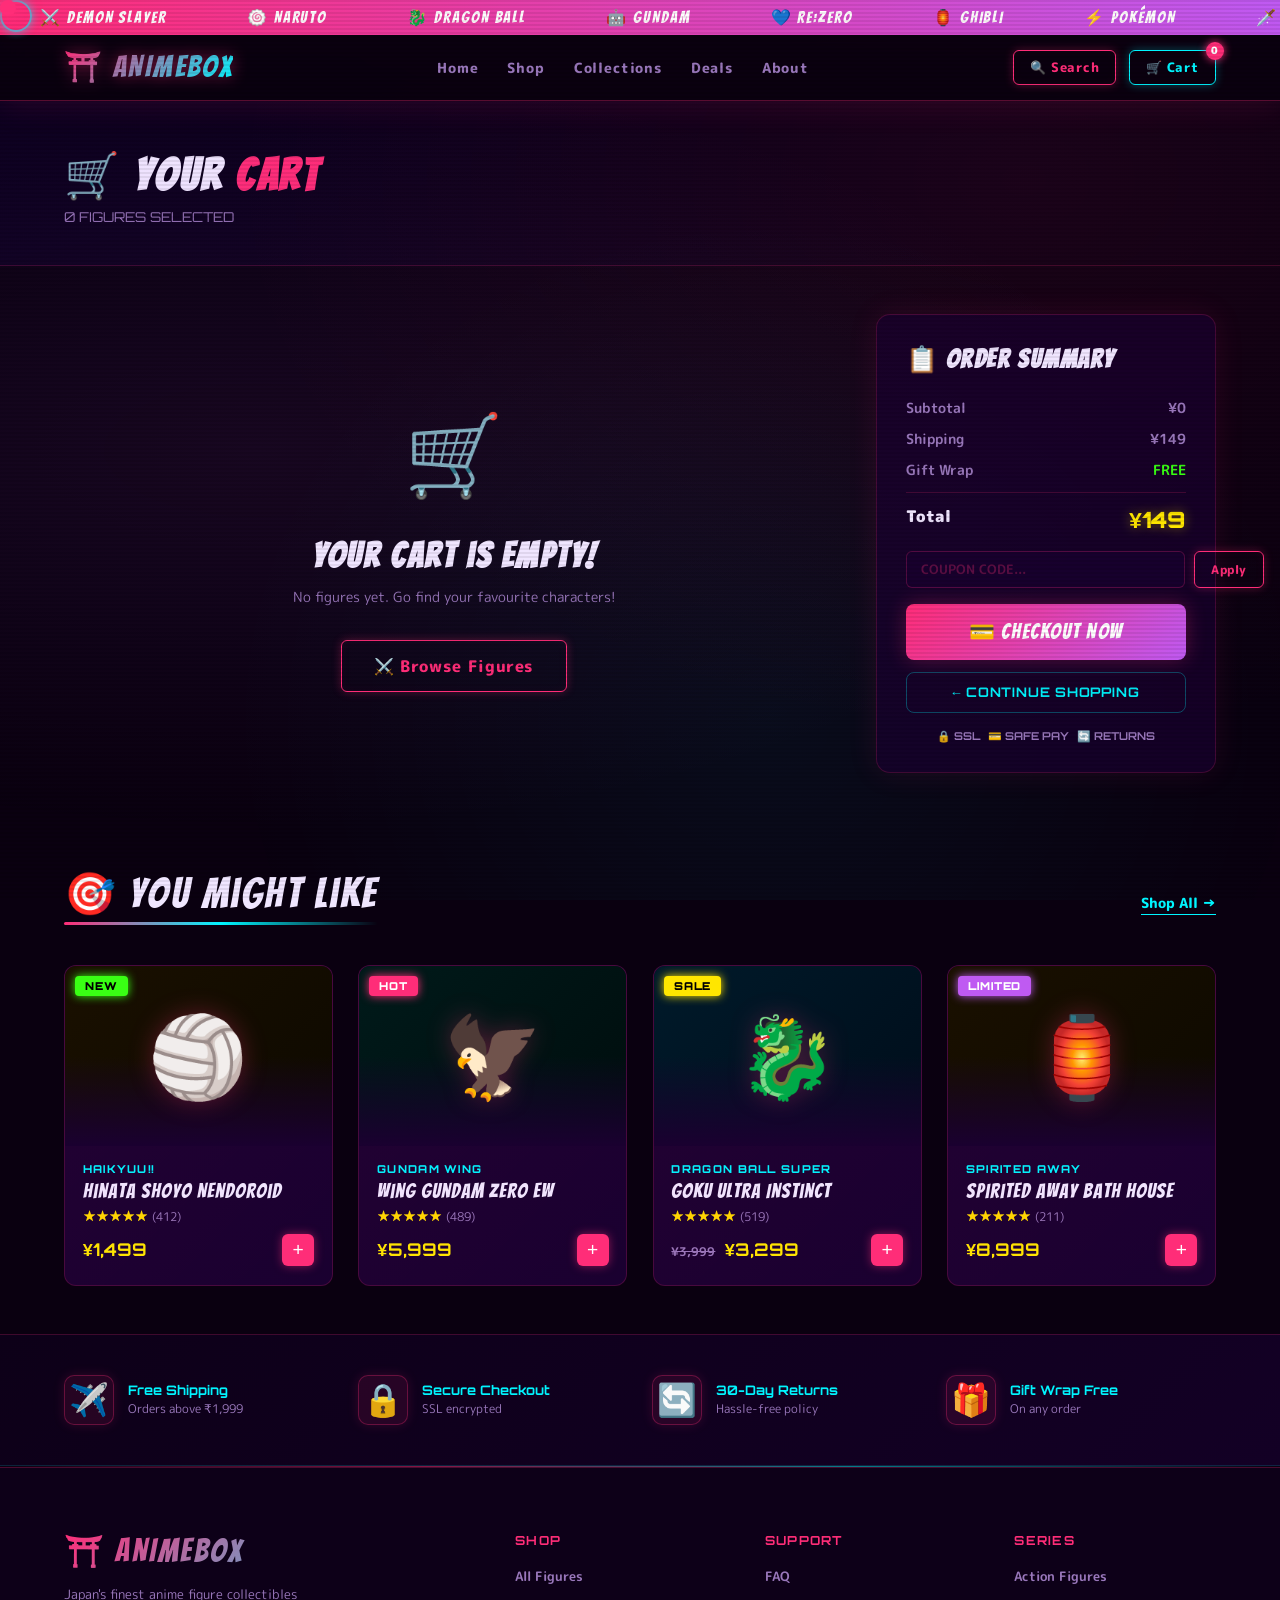
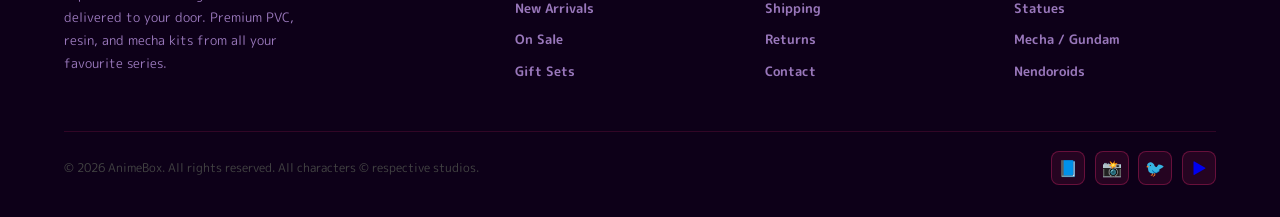
<file: cart.html>
<!DOCTYPE html>
<html lang="en">
<head>
  <!-- Google Tag Manager -->
<script>(function(w,d,s,l,i){w[l]=w[l]||[];w[l].push({'gtm.start':
new Date().getTime(),event:'gtm.js'});var f=d.getElementsByTagName(s)[0],
j=d.createElement(s),dl=l!='dataLayer'?'&l='+l:'';j.async=true;j.src=
'https://www.googletagmanager.com/gtm.js?id='+i+dl;f.parentNode.insertBefore(j,f);
})(window,document,'script','dataLayer','GTM-5DCRKK6N');</script>
<!-- End Google Tag Manager -->
  <!-- Google tag (gtag.js) -->
<script async src="https://www.googletagmanager.com/gtag/js?id=G-0116BW4BVF"></script>
<script>
  window.dataLayer = window.dataLayer || [];
  function gtag(){dataLayer.push(arguments);}
  gtag('js', new Date());

  gtag('config', 'G-0116BW4BVF');
</script>
<meta charset="UTF-8">
<meta name="viewport" content="width=device-width, initial-scale=1.0">
<title>Cart — ANIMEBOX</title>
<link rel="stylesheet" href="style.css">
<style>
.cart-hero{background:linear-gradient(135deg,#0d0020,#0a0010);padding:3rem 5% 2.5rem;border-bottom:1px solid rgba(255,45,120,0.2);}
.cart-hero h1{font-family:'Bangers',cursive;font-size:2.8rem;letter-spacing:0.06em;color:var(--text);}
.cart-hero h1 span{color:var(--neon-pink);}
.cart-hero p{color:var(--muted);font-size:0.85rem;margin-top:0.4rem;font-family:'Orbitron',monospace;}

.cart-layout{display:grid;grid-template-columns:1fr 340px;gap:2rem;padding:3rem 5%;position:relative;z-index:1;align-items:start;}

.cart-empty{text-align:center;padding:5rem 2rem;}
.empty-em{font-size:5rem;display:block;margin-bottom:1.5rem;animation:sway 3s ease-in-out infinite;}
@keyframes sway{0%,100%{transform:rotate(-5deg);}50%{transform:rotate(5deg);}}
.cart-empty h2{font-family:'Bangers',cursive;font-size:2.2rem;letter-spacing:0.06em;margin-bottom:0.8rem;}
.cart-empty p{color:var(--muted);font-size:0.9rem;margin-bottom:2rem;}

.cart-item{background:rgba(26,0,48,0.6);border:1px solid rgba(255,45,120,0.15);border-radius:12px;padding:1.1rem;display:flex;gap:1rem;align-items:center;margin-bottom:1rem;transition:border-color 0.2s,box-shadow 0.2s;flex-wrap:wrap;}
.cart-item:hover{border-color:rgba(255,45,120,0.35);box-shadow:0 0 20px rgba(255,45,120,0.08);}
.ci-img{width:76px;height:76px;border-radius:10px;border:1px solid rgba(255,45,120,0.2);display:flex;align-items:center;justify-content:center;font-size:2.5rem;flex-shrink:0;}
.ci-info{flex:1;min-width:0;}
.ci-series{font-family:'Orbitron',monospace;font-size:0.65rem;color:var(--neon-cyan);font-weight:700;letter-spacing:0.1em;text-transform:uppercase;}
.ci-name{font-family:'Bangers',cursive;font-size:1.15rem;letter-spacing:0.04em;margin:2px 0 4px;}
.ci-scale{font-size:0.75rem;color:var(--muted);font-weight:600;}
.ci-actions{display:flex;align-items:center;gap:0.8rem;flex-wrap:wrap;}
.ci-qty{display:flex;align-items:center;border:1px solid rgba(255,45,120,0.25);border-radius:6px;overflow:hidden;background:rgba(26,0,48,0.8);}
.ci-q-btn{width:30px;height:30px;background:transparent;border:none;font-size:1rem;cursor:pointer;font-weight:800;color:var(--neon-pink);transition:background 0.15s;}
.ci-q-btn:hover{background:rgba(255,45,120,0.15);}
.ci-q-val{width:34px;text-align:center;font-weight:800;font-size:0.88rem;border:none;background:transparent;color:var(--text);border-left:1px solid rgba(255,45,120,0.2);border-right:1px solid rgba(255,45,120,0.2);}
.ci-price{font-family:'Orbitron',monospace;font-size:1.1rem;font-weight:700;color:var(--neon-yellow);}
.ci-remove{background:transparent;border:1px solid rgba(255,45,120,0.2);border-radius:6px;padding:3px 8px;cursor:pointer;font-size:0.75rem;color:var(--muted);font-weight:700;transition:all 0.15s;}
.ci-remove:hover{border-color:var(--neon-pink);color:var(--neon-pink);}

.order-summary{background:rgba(26,0,48,0.7);border:1px solid rgba(255,45,120,0.2);border-radius:14px;padding:1.8rem;position:sticky;top:120px;box-shadow:0 0 30px rgba(255,45,120,0.1);}
.order-summary h2{font-family:'Bangers',cursive;font-size:1.6rem;letter-spacing:0.06em;margin-bottom:1.5rem;color:var(--text);}
.summary-row{display:flex;justify-content:space-between;font-size:0.85rem;font-weight:700;margin-bottom:0.7rem;color:var(--muted);}
.summary-row.total{font-size:1rem;font-weight:900;border-top:1px solid rgba(255,45,120,0.2);padding-top:0.8rem;margin-top:0.4rem;color:var(--text);}
.summary-row.total .t-p{font-family:'Orbitron',monospace;font-size:1.4rem;color:var(--neon-yellow);text-shadow:0 0 12px rgba(255,230,0,0.4);}
.coupon-row{display:flex;gap:0.6rem;margin:1rem 0;}
.coupon-input{flex:1;border:1px solid rgba(255,45,120,0.25);border-radius:6px;padding:0.5rem 0.9rem;background:rgba(26,0,48,0.8);color:var(--text);font-family:'M PLUS Rounded 1c',sans-serif;font-weight:700;font-size:0.82rem;outline:none;}
.coupon-input::placeholder{color:rgba(255,45,120,0.3);}
.coupon-input:focus{border-color:var(--neon-pink);}
.checkout-btn{width:100%;background:linear-gradient(135deg,var(--neon-pink),var(--neon-purple));color:#fff;border:none;border-radius:8px;padding:1rem;font-family:'Bangers',cursive;font-size:1.3rem;letter-spacing:0.06em;cursor:pointer;box-shadow:0 0 20px rgba(255,45,120,0.3);transition:all 0.2s;margin-bottom:0.7rem;}
.checkout-btn:hover{box-shadow:0 0 40px rgba(255,45,120,0.5);transform:translateY(-2px);}
.continue-btn{width:100%;background:transparent;color:var(--neon-cyan);border:1px solid rgba(0,245,255,0.3);border-radius:8px;padding:0.7rem;font-family:'Orbitron',monospace;font-weight:700;font-size:0.82rem;letter-spacing:0.06em;cursor:pointer;transition:all 0.2s;text-align:center;display:block;text-decoration:none;}
.continue-btn:hover{background:rgba(0,245,255,0.07);box-shadow:0 0 12px rgba(0,245,255,0.2);}
.sec-badges{display:flex;gap:0.5rem;flex-wrap:wrap;justify-content:center;margin-top:1rem;}
.sec-b{font-size:0.68rem;font-weight:700;color:var(--muted);display:flex;align-items:center;gap:3px;font-family:'Orbitron',monospace;}

.reco-section{padding:3rem 5%;position:relative;z-index:1;}
@media(max-width:900px){.cart-layout{grid-template-columns:1fr;}.order-summary{position:static;}}
</style>
</head>
<body>
  <!-- Google Tag Manager (noscript) -->
<noscript><iframe src="https://www.googletagmanager.com/ns.html?id=GTM-5DCRKK6N"
height="0" width="0" style="display:none;visibility:hidden"></iframe></noscript>
<!-- End Google Tag Manager (noscript) -->
<div id="cursor"></div><div id="cursor-trail"></div>
<div id="site-header"></div>

<div class="cart-hero">
  <h1>🛒 Your <span>Cart</span></h1>
  <p id="cart-hero-sub" style="font-family:'Orbitron',monospace;">0 FIGURES SELECTED</p>
</div>

<div class="cart-layout">
  <div id="cart-items-container"></div>
  <div class="order-summary">
    <h2>📋 Order Summary</h2>
    <div class="summary-row"><span>Subtotal</span><span id="s-subtotal">¥0</span></div>
    <div class="summary-row" id="s-disc-row" style="display:none;color:var(--neon-green)"><span>Discount</span><span id="s-discount">-¥0</span></div>
    <div class="summary-row"><span>Shipping</span><span id="s-ship">¥149</span></div>
    <div class="summary-row"><span>Gift Wrap</span><span style="color:var(--neon-green);">FREE</span></div>
    <div class="summary-row total"><span>Total</span><span class="t-p" id="s-total">¥0</span></div>
    <div class="coupon-row">
      <input class="coupon-input" id="coupon-input" type="text" placeholder="COUPON CODE...">
      <button class="btn btn-neon" onclick="applyCoupon()" style="padding:0.5rem 1rem;font-size:0.78rem;">Apply</button>
    </div>
    <button class="checkout-btn" onclick="checkout()">💳 CHECKOUT NOW</button>
    <a href="shop.html" class="continue-btn">← CONTINUE SHOPPING</a>
    <div class="sec-badges"><span class="sec-b">🔒 SSL</span><span class="sec-b">💳 SAFE PAY</span><span class="sec-b">🔄 RETURNS</span></div>
  </div>
</div>

<div class="reco-section">
  <div class="section-header reveal"><div class="section-title">🎯 You Might Like <span class="glow-line"></span></div><a href="shop.html" class="see-all">Shop All →</a></div>
  <div class="products-grid" id="reco-grid"></div>
</div>

<div class="features-strip">
  <div class="feat-item"><div class="feat-icon">✈️</div><div class="feat-text"><h4>Free Shipping</h4><p>Orders above ₹1,999</p></div></div>
  <div class="feat-item"><div class="feat-icon">🔒</div><div class="feat-text"><h4>Secure Checkout</h4><p>SSL encrypted</p></div></div>
  <div class="feat-item"><div class="feat-icon">🔄</div><div class="feat-text"><h4>30-Day Returns</h4><p>Hassle-free policy</p></div></div>
  <div class="feat-item"><div class="feat-icon">🎁</div><div class="feat-text"><h4>Gift Wrap Free</h4><p>On any order</p></div></div>
</div>

<div id="site-footer"></div>
<div id="toast"></div>
<script src="app.js"></script>
<script>
window.PAGE_ID='cart.html';
let discount=0;
function renderCart(){
  const cart=getCart();
  const container=document.getElementById('cart-items-container');
  if(!cart.length){
    container.innerHTML=`<div class="cart-empty"><span class="empty-em">🛒</span><h2>Your cart is empty!</h2><p>No figures yet. Go find your favourite characters!</p><a href="shop.html" class="btn btn-neon" style="font-size:1rem;padding:0.85rem 2rem;">⚔️ Browse Figures</a></div>`;
    updateSummary([]);document.getElementById('cart-hero-sub').textContent='0 FIGURES SELECTED';return;
  }
  const total=cart.reduce((s,i)=>s+i.qty,0);
  document.getElementById('cart-hero-sub').textContent=`${total} FIGURE${total!==1?'S':''} SELECTED`;
  container.innerHTML=cart.map(item=>{
    const p=PRODUCTS.find(x=>x.id===item.id);
    if(!p) return '';
    return `<div class="cart-item" id="ci-${p.id}">
      <div class="ci-img ${p.acc}">${p.emoji}</div>
      <div class="ci-info">
        <div class="ci-series">${p.series}</div>
        <div class="ci-name">${p.name}</div>
        <div class="ci-scale">${p.scale} · ${p.material}</div>
      </div>
      <div class="ci-actions">
        <div class="ci-qty">
          <button class="ci-q-btn" onclick="changeCartQty(${p.id},-1)">−</button>
          <input class="ci-q-val" id="q-${p.id}" value="${item.qty}" readonly>
          <button class="ci-q-btn" onclick="changeCartQty(${p.id},1)">+</button>
        </div>
        <span class="ci-price">${currency(p.price*item.qty)}</span>
        <button class="ci-remove" onclick="removeFromCart(${p.id})">✕</button>
      </div>
    </div>`;
  }).join('');
  updateSummary(cart);
}
function updateSummary(cart){
  const sub=cart.reduce((s,i)=>{const p=PRODUCTS.find(x=>x.id===i.id);return p?s+p.price*i.qty:s;},0);
  const ship=sub>=1999?0:149;
  const total=sub-discount+ship;
  document.getElementById('s-subtotal').textContent=currency(sub);
  document.getElementById('s-ship').textContent=ship===0?'🎉 FREE!':currency(ship);
  document.getElementById('s-total').textContent=currency(total);
  if(discount>0){document.getElementById('s-disc-row').style.display='flex';document.getElementById('s-discount').textContent='-'+currency(discount);}
}
function changeCartQty(id,d){const cart=getCart();const idx=cart.findIndex(i=>i.id===id);if(idx>-1){cart[idx].qty=Math.max(1,cart[idx].qty+d);saveCart(cart);renderCart();updateCartBadge();}}
function removeFromCart(id){saveCart(getCart().filter(i=>i.id!==id));renderCart();updateCartBadge();showToast('🗑️ Removed from cart');}
function applyCoupon(){
  const code=document.getElementById('coupon-input').value.trim().toUpperCase();
  if(code==='ANIME20'){discount=500;showToast('🌸 ANIME20 applied! ¥500 off!');renderCart();}
  else if(code==='OTAKU10'){discount=300;showToast('⚔️ OTAKU10 applied! ¥300 off!');renderCart();}
  else{showToast('❌ Invalid code. Try ANIME20 or OTAKU10');}
}
function checkout(){
  if(!getCart().length){showToast('❌ Your cart is empty!');return;}
  showToast('🎉 Order placed! Arigatou gozaimasu! 🌸');
  saveCart([]);updateCartBadge();setTimeout(renderCart,500);
}
document.addEventListener('DOMContentLoaded',()=>{
  renderCart();
  document.getElementById('reco-grid').innerHTML=[...PRODUCTS].sort(()=>Math.random()-0.5).slice(0,4).map(productCard).join('');
  initReveal();
});
</script>
</body>
</html>
</file>
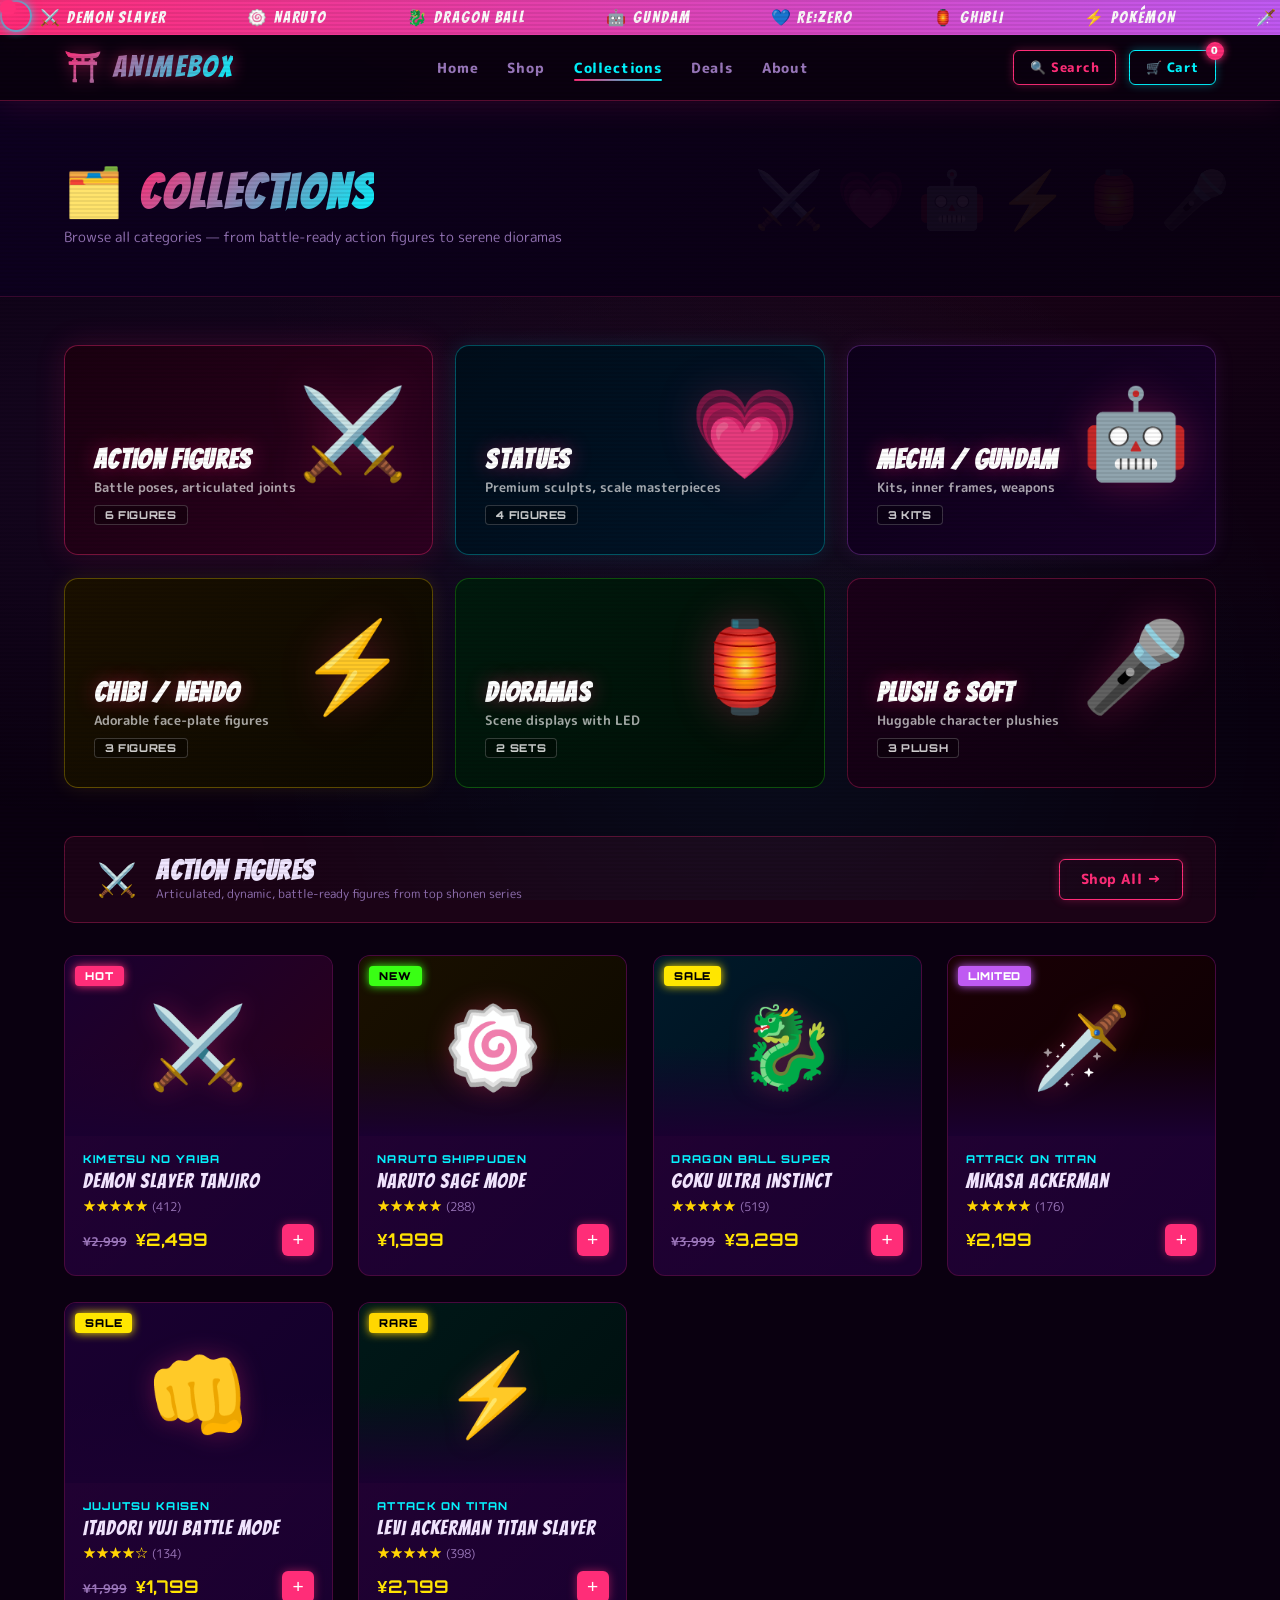
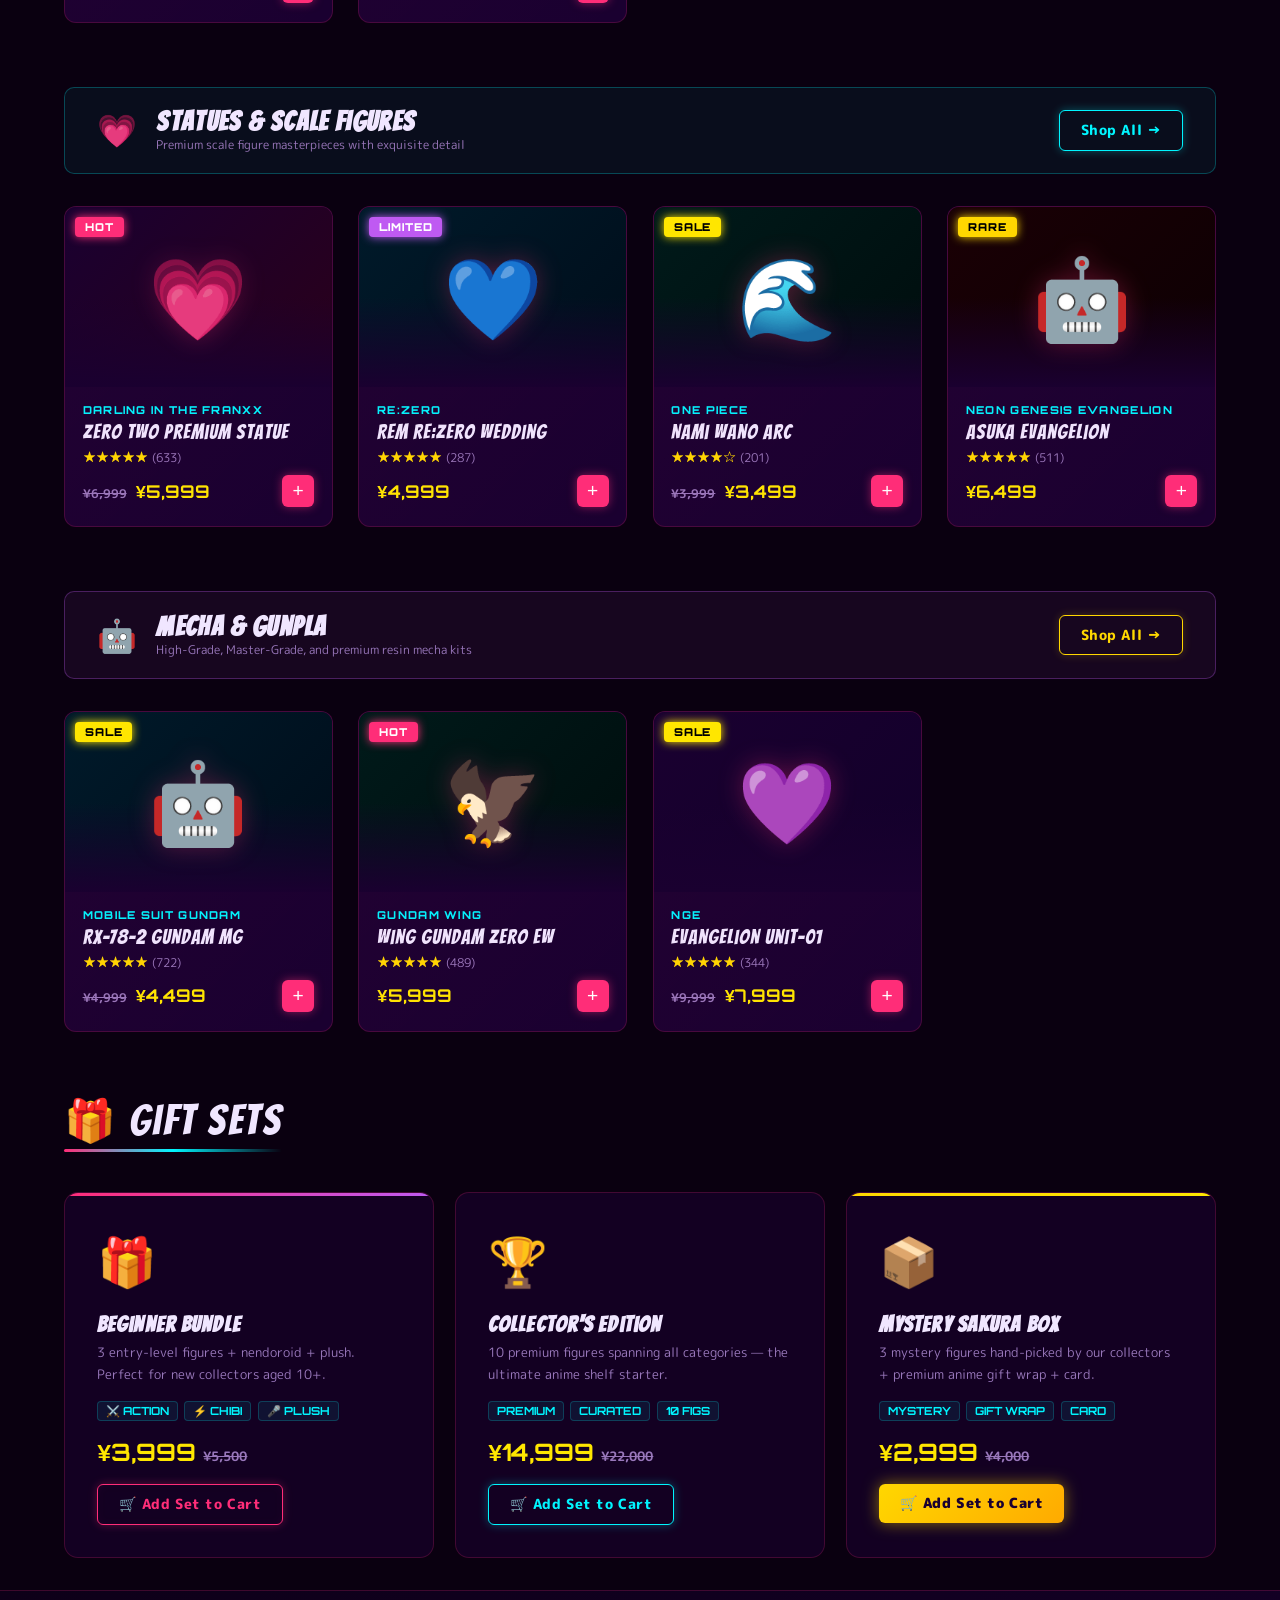
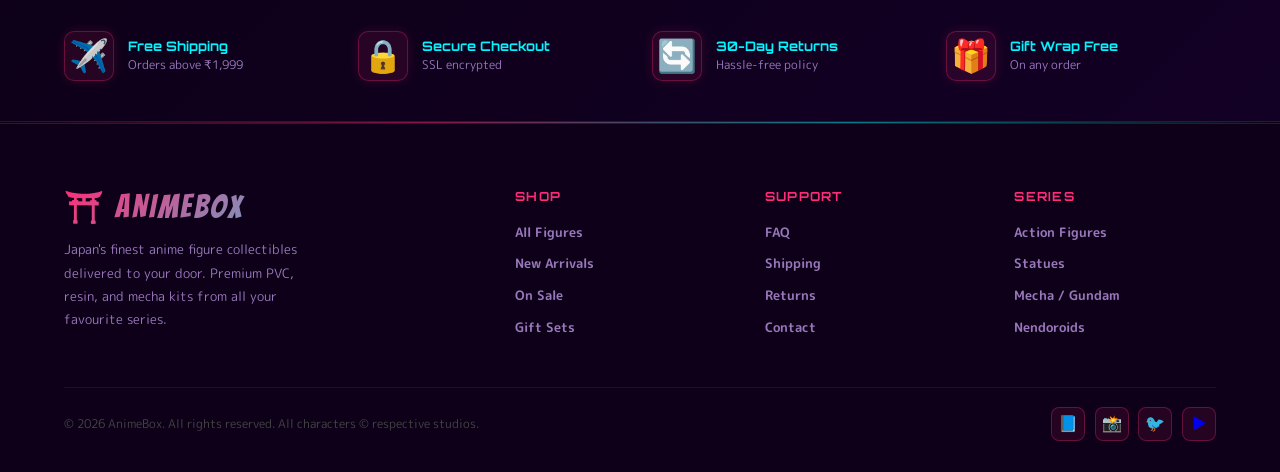
<file: collections.html>
<!DOCTYPE html>
<html lang="en">
<head>
  <!-- Google Tag Manager -->
<script>(function(w,d,s,l,i){w[l]=w[l]||[];w[l].push({'gtm.start':
new Date().getTime(),event:'gtm.js'});var f=d.getElementsByTagName(s)[0],
j=d.createElement(s),dl=l!='dataLayer'?'&l='+l:'';j.async=true;j.src=
'https://www.googletagmanager.com/gtm.js?id='+i+dl;f.parentNode.insertBefore(j,f);
})(window,document,'script','dataLayer','GTM-5DCRKK6N');</script>
<!-- End Google Tag Manager -->
  <!-- Google tag (gtag.js) -->
<script async src="https://www.googletagmanager.com/gtag/js?id=G-0116BW4BVF"></script>
<script>
  window.dataLayer = window.dataLayer || [];
  function gtag(){dataLayer.push(arguments);}
  gtag('js', new Date());

  gtag('config', 'G-0116BW4BVF');
</script>
<meta charset="UTF-8">
<meta name="viewport" content="width=device-width, initial-scale=1.0">
<title>Collections — ANIMEBOX</title>
<link rel="stylesheet" href="style.css">
<style>
.col-hero{padding:4rem 5% 3rem;background:linear-gradient(135deg,#0d0020,#0a0010);border-bottom:1px solid rgba(255,45,120,0.2);position:relative;overflow:hidden;}
.col-hero::after{content:'⚔️💗🤖⚡🏮🎤';position:absolute;right:3%;top:50%;transform:translateY(-50%);font-size:3.5rem;letter-spacing:0.7rem;opacity:0.06;}
.col-hero h1{font-family:'Bangers',cursive;font-size:3rem;letter-spacing:0.06em;color:var(--text);}
.col-hero h1 span{background:linear-gradient(135deg,var(--neon-pink),var(--neon-cyan));-webkit-background-clip:text;-webkit-text-fill-color:transparent;}
.col-hero p{color:var(--muted);font-size:0.9rem;margin-top:0.4rem;}

.cat-hero-grid{display:grid;grid-template-columns:repeat(3,1fr);gap:1.4rem;padding:3rem 5% 0;position:relative;z-index:1;}
.cat-big-card{border-radius:14px;overflow:hidden;cursor:pointer;transition:transform 0.25s,box-shadow 0.25s;position:relative;min-height:210px;display:flex;flex-direction:column;justify-content:flex-end;padding:1.8rem;text-decoration:none;border:1px solid;}
.cat-big-card:hover{transform:translateY(-6px);box-shadow:0 20px 50px rgba(0,0,0,0.5);}
.cat-big-card .big-em{position:absolute;top:50%;right:1.5rem;transform:translateY(-65%);font-size:5.5rem;animation:float-emoji 6s ease-in-out infinite;filter:drop-shadow(0 0 20px rgba(255,45,120,0.3));}
@keyframes float-emoji{0%,100%{transform:translateY(-65%);}50%{transform:translateY(-80%);}}
.cat-big-card h3{font-family:'Bangers',cursive;font-size:1.7rem;letter-spacing:0.05em;color:#fff;text-shadow:0 0 20px rgba(255,45,120,0.4);position:relative;z-index:1;}
.cat-big-card p{font-size:0.8rem;color:rgba(255,255,255,0.65);font-weight:700;margin-top:4px;position:relative;z-index:1;}
.cat-big-card .cbadge{display:inline-flex;align-items:center;background:rgba(0,0,0,0.3);backdrop-filter:blur(4px);border:1px solid rgba(255,255,255,0.2);border-radius:4px;padding:2px 10px;font-size:0.68rem;color:rgba(255,255,255,0.8);font-weight:800;margin-top:8px;font-family:'Orbitron',monospace;letter-spacing:0.06em;width:fit-content;position:relative;z-index:1;}
.cc-action{background:linear-gradient(135deg,#1a0010,#2d0020);border-color:rgba(255,45,120,0.4);box-shadow:0 0 30px rgba(255,45,120,0.15);}
.cc-statue{background:linear-gradient(135deg,#000d1a,#001529);border-color:rgba(0,245,255,0.3);box-shadow:0 0 20px rgba(0,245,255,0.1);}
.cc-mecha{background:linear-gradient(135deg,#0d001a,#180028);border-color:rgba(191,90,242,0.3);box-shadow:0 0 20px rgba(191,90,242,0.1);}
.cc-chibi{background:linear-gradient(135deg,#1a1000,#0d0900);border-color:rgba(255,215,0,0.3);box-shadow:0 0 20px rgba(255,215,0,0.1);}
.cc-diorama{background:linear-gradient(135deg,#001a0d,#000f06);border-color:rgba(57,255,20,0.25);}
.cc-plush{background:linear-gradient(135deg,#1a0018,#0d000f);border-color:rgba(255,45,120,0.3);}

.col-section{padding:3rem 5% 1rem;position:relative;z-index:1;}
.col-sec-header{display:flex;align-items:center;gap:1.2rem;padding:1.2rem 2rem;margin-bottom:2rem;border-radius:10px;border:1px solid;}
.csh-icon{font-size:2rem;}
.csh-text h2{font-family:'Bangers',cursive;font-size:1.7rem;letter-spacing:0.05em;color:var(--text);}
.csh-text p{font-size:0.78rem;color:var(--muted);}
.csh-link{margin-left:auto;}

.gift-section{padding:3rem 5% 2rem;position:relative;z-index:1;}
.gift-grid{display:grid;grid-template-columns:repeat(auto-fit,minmax(270px,1fr));gap:1.3rem;}
.gift-card{background:rgba(26,0,48,0.6);border:1px solid rgba(255,45,120,0.2);border-radius:14px;padding:2rem;cursor:pointer;transition:all 0.25s;position:relative;overflow:hidden;}
.gift-card:hover{border-color:var(--neon-pink);transform:translateY(-4px);box-shadow:0 16px 40px rgba(255,45,120,0.2);}
.gift-card::before{content:'';position:absolute;top:0;left:0;right:0;height:3px;}
.g-pink::before{background:linear-gradient(90deg,var(--neon-pink),var(--neon-purple));}
.g-cyan::before{background:linear-gradient(90deg,var(--neon-cyan),var(--blue));}
.g-gold::before{background:linear-gradient(90deg,var(--gold),var(--neon-yellow));}
.gift-emoji{font-size:3rem;margin-bottom:1rem;display:block;}
.gift-card h3{font-family:'Bangers',cursive;font-size:1.4rem;letter-spacing:0.05em;margin-bottom:0.4rem;}
.gift-card p{font-size:0.83rem;color:var(--muted);margin-bottom:1rem;line-height:1.6;}
.gift-price{font-family:'Orbitron',monospace;font-size:1.5rem;font-weight:700;color:var(--neon-yellow);margin-bottom:1rem;}
.gift-tags{display:flex;gap:0.4rem;flex-wrap:wrap;margin-bottom:1rem;}
.gtag{background:rgba(0,245,255,0.07);border:1px solid rgba(0,245,255,0.2);border-radius:4px;padding:2px 8px;font-size:0.7rem;font-weight:700;color:var(--neon-cyan);font-family:'Orbitron',monospace;}

@media(max-width:900px){.cat-hero-grid{grid-template-columns:1fr 1fr;}}
@media(max-width:600px){.cat-hero-grid{grid-template-columns:1fr;}}
</style>
</head>
<body>
  <!-- Google Tag Manager (noscript) -->
<noscript><iframe src="https://www.googletagmanager.com/ns.html?id=GTM-5DCRKK6N"
height="0" width="0" style="display:none;visibility:hidden"></iframe></noscript>
<!-- End Google Tag Manager (noscript) -->
<div id="cursor"></div><div id="cursor-trail"></div>
<div id="site-header"></div>

<div class="col-hero">
  <h1>🗂️ <span>Collections</span></h1>
  <p>Browse all categories — from battle-ready action figures to serene dioramas</p>
</div>

<div class="cat-hero-grid">
  <a class="cat-big-card cc-action reveal" href="shop.html?cat=action"><span class="big-em">⚔️</span><h3>Action Figures</h3><p>Battle poses, articulated joints</p><span class="cbadge">6 FIGURES</span></a>
  <a class="cat-big-card cc-statue reveal" href="shop.html?cat=statue"><span class="big-em">💗</span><h3>Statues</h3><p>Premium sculpts, scale masterpieces</p><span class="cbadge">4 FIGURES</span></a>
  <a class="cat-big-card cc-mecha reveal" href="shop.html?cat=mecha"><span class="big-em">🤖</span><h3>Mecha / Gundam</h3><p>Kits, inner frames, weapons</p><span class="cbadge">3 KITS</span></a>
  <a class="cat-big-card cc-chibi reveal" href="shop.html?cat=chibi"><span class="big-em">⚡</span><h3>Chibi / Nendo</h3><p>Adorable face-plate figures</p><span class="cbadge">3 FIGURES</span></a>
  <a class="cat-big-card cc-diorama reveal" href="shop.html?cat=diorama"><span class="big-em">🏮</span><h3>Dioramas</h3><p>Scene displays with LED</p><span class="cbadge">2 SETS</span></a>
  <a class="cat-big-card cc-plush reveal" href="shop.html?cat=plush"><span class="big-em">🎤</span><h3>Plush & Soft</h3><p>Huggable character plushies</p><span class="cbadge">3 PLUSH</span></a>
</div>

<!-- EACH CATEGORY -->
<div class="col-section" id="action">
  <div class="col-sec-header reveal" style="background:rgba(255,45,120,0.07);border-color:rgba(255,45,120,0.3);">
    <span class="csh-icon">⚔️</span>
    <div class="csh-text"><h2>Action Figures</h2><p>Articulated, dynamic, battle-ready figures from top shonen series</p></div>
    <a href="shop.html?cat=action" class="btn btn-neon csh-link">Shop All →</a>
  </div>
  <div class="products-grid" id="action-grid"></div>
</div>

<div class="col-section" id="statue">
  <div class="col-sec-header reveal" style="background:rgba(0,245,255,0.05);border-color:rgba(0,245,255,0.25);">
    <span class="csh-icon">💗</span>
    <div class="csh-text"><h2>Statues & Scale Figures</h2><p>Premium scale figure masterpieces with exquisite detail</p></div>
    <a href="shop.html?cat=statue" class="btn btn-cyan csh-link">Shop All →</a>
  </div>
  <div class="products-grid" id="statue-grid"></div>
</div>

<div class="col-section" id="mecha">
  <div class="col-sec-header reveal" style="background:rgba(191,90,242,0.07);border-color:rgba(191,90,242,0.3);">
    <span class="csh-icon">🤖</span>
    <div class="csh-text"><h2>Mecha & Gunpla</h2><p>High-Grade, Master-Grade, and premium resin mecha kits</p></div>
    <a href="shop.html?cat=mecha" class="btn btn-outline-gold csh-link">Shop All →</a>
  </div>
  <div class="products-grid" id="mecha-grid"></div>
</div>

<!-- GIFT SETS -->
<div class="gift-section">
  <div class="section-header reveal"><div class="section-title">🎁 Gift Sets <span class="glow-line"></span></div></div>
  <div class="gift-grid">
    <div class="gift-card g-pink reveal" onclick="showToast('🎁 Starter Bundle added to cart!')">
      <span class="gift-emoji">🎁</span>
      <h3>Beginner Bundle</h3>
      <p>3 entry-level figures + nendoroid + plush. Perfect for new collectors aged 10+.</p>
      <div class="gift-tags"><span class="gtag">⚔️ ACTION</span><span class="gtag">⚡ CHIBI</span><span class="gtag">🎤 PLUSH</span></div>
      <div class="gift-price">¥3,999 <span style="font-size:0.8rem;color:var(--muted);text-decoration:line-through;font-family:'M PLUS Rounded 1c',sans-serif;">¥5,500</span></div>
      <button class="btn btn-neon">🛒 Add Set to Cart</button>
    </div>
    <div class="gift-card g-cyan reveal" onclick="showToast('🎁 Collector\'s Edition added to cart!')">
      <span class="gift-emoji">🏆</span>
      <h3>Collector's Edition</h3>
      <p>10 premium figures spanning all categories — the ultimate anime shelf starter.</p>
      <div class="gift-tags"><span class="gtag">PREMIUM</span><span class="gtag">CURATED</span><span class="gtag">10 FIGS</span></div>
      <div class="gift-price">¥14,999 <span style="font-size:0.8rem;color:var(--muted);text-decoration:line-through;font-family:'M PLUS Rounded 1c',sans-serif;">¥22,000</span></div>
      <button class="btn btn-cyan">🛒 Add Set to Cart</button>
    </div>
    <div class="gift-card g-gold reveal" onclick="showToast('🎁 Mystery Box added to cart!')">
      <span class="gift-emoji">📦</span>
      <h3>Mystery Sakura Box</h3>
      <p>3 mystery figures hand-picked by our collectors + premium anime gift wrap + card.</p>
      <div class="gift-tags"><span class="gtag">MYSTERY</span><span class="gtag">GIFT WRAP</span><span class="gtag">CARD</span></div>
      <div class="gift-price">¥2,999 <span style="font-size:0.8rem;color:var(--muted);text-decoration:line-through;font-family:'M PLUS Rounded 1c',sans-serif;">¥4,000</span></div>
      <button class="btn btn-gold">🛒 Add Set to Cart</button>
    </div>
  </div>
</div>

<div class="features-strip">
  <div class="feat-item reveal"><div class="feat-icon">✈️</div><div class="feat-text"><h4>Free Shipping</h4><p>Orders above ₹1,999</p></div></div>
  <div class="feat-item reveal"><div class="feat-icon">🔒</div><div class="feat-text"><h4>Secure Checkout</h4><p>SSL encrypted</p></div></div>
  <div class="feat-item reveal"><div class="feat-icon">🔄</div><div class="feat-text"><h4>30-Day Returns</h4><p>Hassle-free policy</p></div></div>
  <div class="feat-item reveal"><div class="feat-icon">🎁</div><div class="feat-text"><h4>Gift Wrap Free</h4><p>On any order</p></div></div>
</div>

<div id="site-footer"></div>
<div id="toast"></div>
<script src="app.js"></script>
<script>
window.PAGE_ID='collections.html';
document.addEventListener('DOMContentLoaded',()=>{
  ['action','statue','mecha'].forEach(cat=>{
    document.getElementById(cat+'-grid').innerHTML=PRODUCTS.filter(p=>p.cat===cat).map(productCard).join('');
  });
  initReveal();
});
</script>
</body>
</html>
</file>
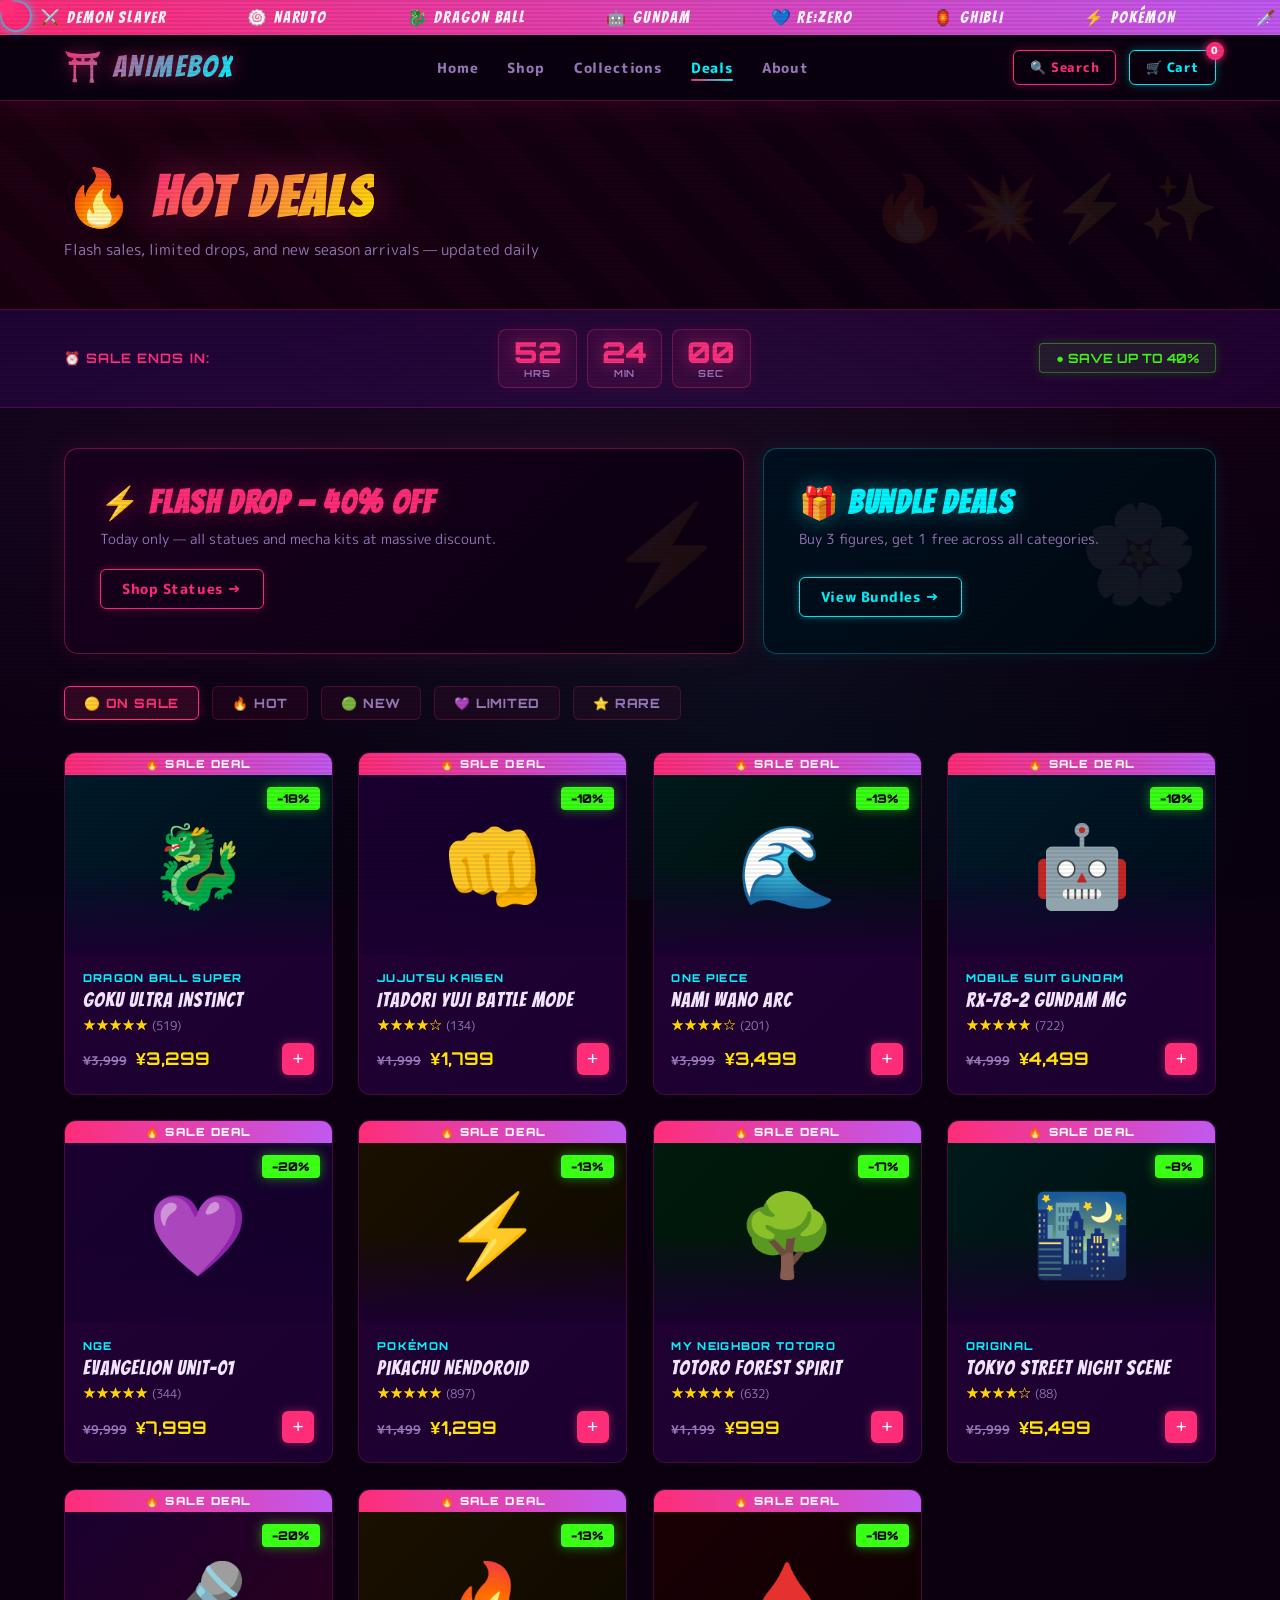
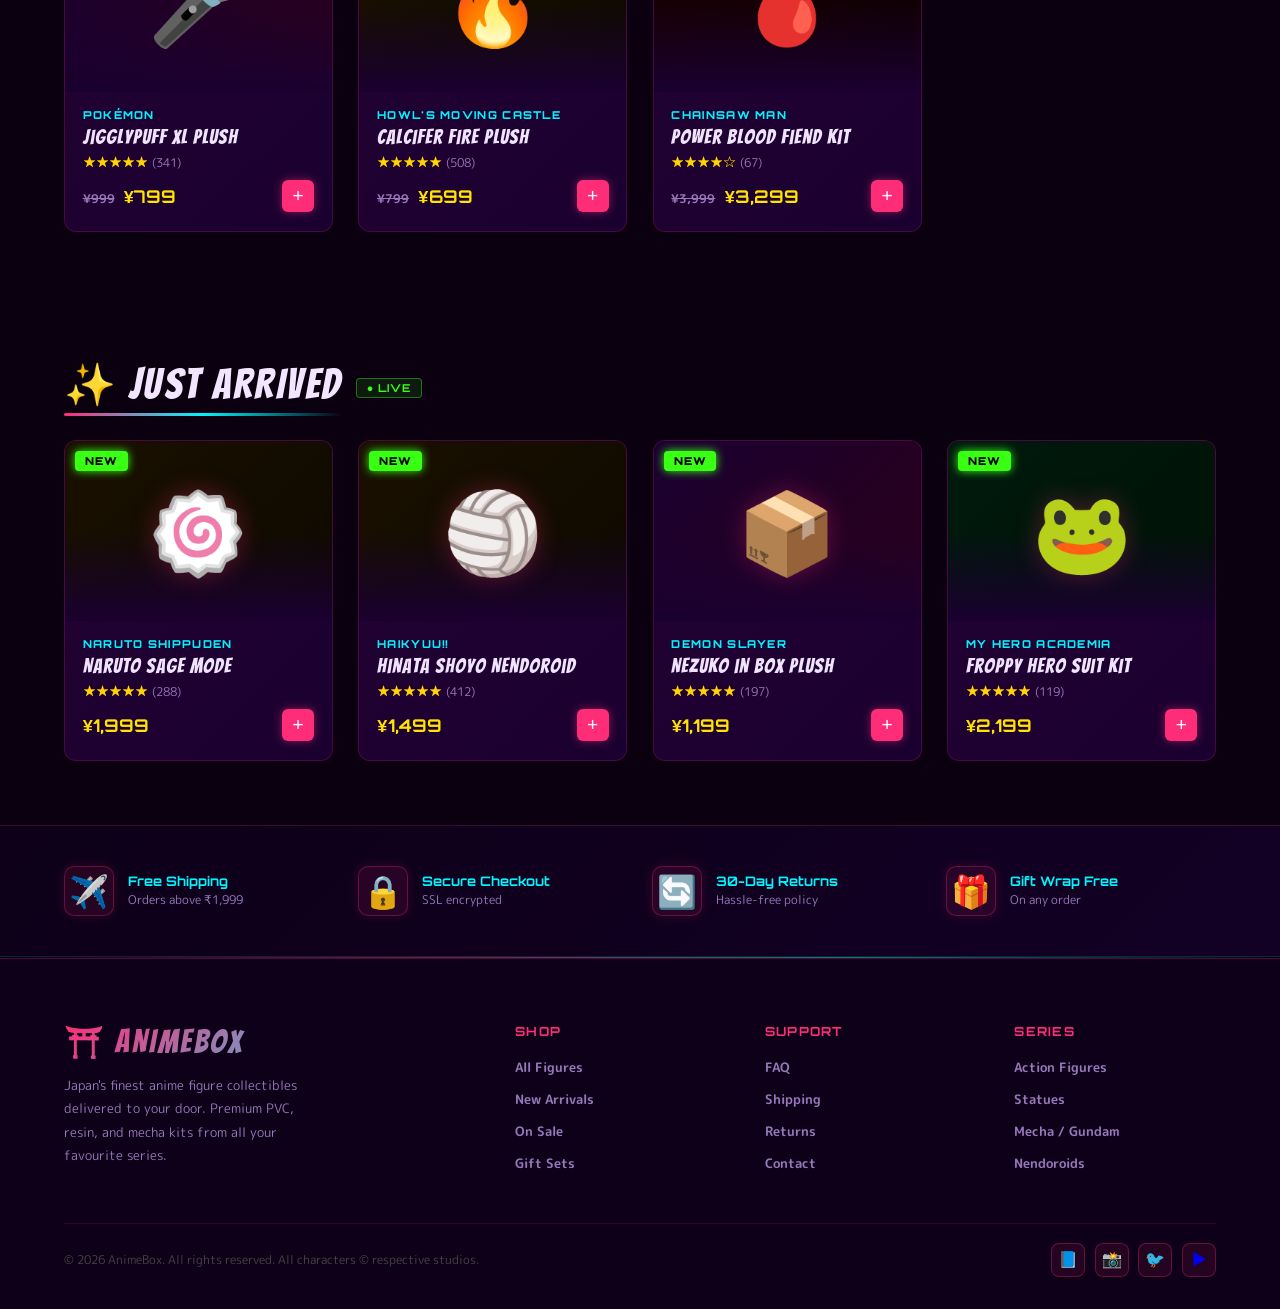
<file: deals.html>
<!DOCTYPE html>
<html lang="en">
<head>
  <!-- Google Tag Manager -->
<script>(function(w,d,s,l,i){w[l]=w[l]||[];w[l].push({'gtm.start':
new Date().getTime(),event:'gtm.js'});var f=d.getElementsByTagName(s)[0],
j=d.createElement(s),dl=l!='dataLayer'?'&l='+l:'';j.async=true;j.src=
'https://www.googletagmanager.com/gtm.js?id='+i+dl;f.parentNode.insertBefore(j,f);
})(window,document,'script','dataLayer','GTM-5DCRKK6N');</script>
<!-- End Google Tag Manager -->
  <!-- Google tag (gtag.js) -->
<script async src="https://www.googletagmanager.com/gtag/js?id=G-0116BW4BVF"></script>
<script>
  window.dataLayer = window.dataLayer || [];
  function gtag(){dataLayer.push(arguments);}
  gtag('js', new Date());

  gtag('config', 'G-0116BW4BVF');
</script>
<meta charset="UTF-8">
<meta name="viewport" content="width=device-width, initial-scale=1.0">
<title>Deals — ANIMEBOX</title>
<link rel="stylesheet" href="style.css">
<style>
.deals-hero{padding:4rem 5% 3rem;background:linear-gradient(135deg,#1a0010,#0a0010);border-bottom:1px solid rgba(255,45,120,0.3);position:relative;overflow:hidden;}
.deals-hero::before{content:'';position:absolute;inset:0;background:repeating-linear-gradient(45deg,transparent,transparent 30px,rgba(255,45,120,0.02) 30px,rgba(255,45,120,0.02) 60px);}
.deals-hero::after{content:'🔥💥⚡✨';position:absolute;right:4%;top:50%;transform:translateY(-50%);font-size:4rem;letter-spacing:0.6rem;opacity:0.08;}
.deals-hero h1{font-family:'Bangers',cursive;font-size:3.5rem;letter-spacing:0.06em;position:relative;}
.deals-hero h1 span{background:linear-gradient(135deg,var(--neon-pink),var(--neon-yellow));-webkit-background-clip:text;-webkit-text-fill-color:transparent;filter:drop-shadow(0 0 20px rgba(255,45,120,0.4));}
.deals-hero p{color:var(--muted);font-size:0.95rem;margin-top:0.5rem;position:relative;}

.countdown-bar{background:rgba(26,0,48,0.9);border-bottom:1px solid rgba(255,45,120,0.2);padding:1.2rem 5%;display:flex;align-items:center;justify-content:space-between;flex-wrap:wrap;gap:1rem;}
.cd-label{font-family:'Orbitron',monospace;font-size:0.82rem;font-weight:700;color:var(--neon-pink);letter-spacing:0.08em;}
.cd-timer{display:flex;gap:0.6rem;}
.cd-unit{background:rgba(255,45,120,0.1);border:1px solid rgba(255,45,120,0.3);border-radius:8px;padding:0.5rem 0.9rem;text-align:center;min-width:60px;box-shadow:0 0 12px rgba(255,45,120,0.1);}
.cd-num{font-family:'Orbitron',monospace;font-size:1.8rem;font-weight:900;color:var(--neon-pink);line-height:1;text-shadow:0 0 16px rgba(255,45,120,0.5);}
.cd-lbl{font-size:0.6rem;color:var(--muted);font-weight:700;letter-spacing:0.1em;font-family:'Orbitron',monospace;}
.save-badge{background:rgba(57,255,20,0.1);border:1px solid rgba(57,255,20,0.4);border-radius:4px;padding:0.35rem 1rem;font-family:'Orbitron',monospace;font-weight:700;font-size:0.8rem;color:var(--neon-green);box-shadow:0 0 12px rgba(57,255,20,0.2);}

.deal-banners{display:grid;grid-template-columns:3fr 2fr;gap:1.2rem;padding:2.5rem 5% 0;position:relative;z-index:1;}
.deal-banner{border-radius:14px;padding:2.2rem;cursor:pointer;transition:transform 0.2s;position:relative;overflow:hidden;border:1px solid;}
.deal-banner:hover{transform:translateY(-4px);}
.db-flash{background:linear-gradient(135deg,#1a0020,#0a0010);border-color:rgba(255,45,120,0.4);box-shadow:0 0 30px rgba(255,45,120,0.1);}
.db-bundle{background:linear-gradient(135deg,#001020,#000810);border-color:rgba(0,245,255,0.3);box-shadow:0 0 20px rgba(0,245,255,0.08);}
.db-bg{position:absolute;right:1rem;top:50%;transform:translateY(-50%);font-size:6rem;opacity:0.07;animation:spin-slow 25s linear infinite;}
@keyframes spin-slow{to{transform:translateY(-50%) rotate(360deg);}}
.db-flash h2{font-family:'Bangers',cursive;font-size:2rem;letter-spacing:0.05em;color:var(--neon-pink);text-shadow:0 0 20px rgba(255,45,120,0.4);margin-bottom:0.4rem;}
.db-bundle h2{font-family:'Bangers',cursive;font-size:2rem;letter-spacing:0.05em;color:var(--neon-cyan);text-shadow:0 0 20px rgba(0,245,255,0.4);margin-bottom:0.4rem;}
.deal-banner p{color:var(--muted);font-size:0.88rem;margin-bottom:1.2rem;position:relative;z-index:1;}

.deal-tabs{display:flex;gap:0.8rem;padding:2rem 5% 0;flex-wrap:wrap;position:relative;z-index:1;}
.deal-tab{background:rgba(255,45,120,0.06);border:1px solid rgba(255,45,120,0.2);border-radius:6px;padding:0.5rem 1.2rem;font-weight:800;font-size:0.8rem;cursor:pointer;transition:all 0.2s;color:var(--muted);font-family:'Orbitron',monospace;letter-spacing:0.06em;}
.deal-tab:hover,.deal-tab.active{background:rgba(255,45,120,0.15);border-color:var(--neon-pink);color:var(--neon-pink);box-shadow:0 0 12px rgba(255,45,120,0.2);}

.deal-strip{background:linear-gradient(90deg,var(--neon-pink),var(--neon-purple));color:#fff;font-weight:900;font-size:0.7rem;padding:4px 0;text-align:center;letter-spacing:0.1em;font-family:'Orbitron',monospace;}

.new-section{padding:3rem 5% 1rem;position:relative;z-index:1;}
.live-badge{background:rgba(57,255,20,0.1);border:1px solid rgba(57,255,20,0.4);border-radius:4px;padding:2px 10px;font-family:'Orbitron',monospace;font-size:0.68rem;font-weight:700;color:var(--neon-green);letter-spacing:0.08em;animation:pulse-green 2s infinite;}
@keyframes pulse-green{0%,100%{box-shadow:0 0 0 0 rgba(57,255,20,0.4);}50%{box-shadow:0 0 0 6px rgba(57,255,20,0);}}

@media(max-width:768px){.deal-banners{grid-template-columns:1fr;}}
</style>
</head>
<body>
  <!-- Google Tag Manager (noscript) -->
<noscript><iframe src="https://www.googletagmanager.com/ns.html?id=GTM-5DCRKK6N"
height="0" width="0" style="display:none;visibility:hidden"></iframe></noscript>
<!-- End Google Tag Manager (noscript) -->
<div id="cursor"></div><div id="cursor-trail"></div>
<div id="site-header"></div>

<div class="deals-hero">
  <h1>🔥 <span>HOT DEALS</span></h1>
  <p>Flash sales, limited drops, and new season arrivals — updated daily</p>
</div>

<div class="countdown-bar">
  <span class="cd-label">⏰ SALE ENDS IN:</span>
  <div class="cd-timer">
    <div class="cd-unit"><div class="cd-num" id="cd-h">00</div><div class="cd-lbl">HRS</div></div>
    <div class="cd-unit"><div class="cd-num" id="cd-m">00</div><div class="cd-lbl">MIN</div></div>
    <div class="cd-unit"><div class="cd-num" id="cd-s">00</div><div class="cd-lbl">SEC</div></div>
  </div>
  <span class="save-badge">● SAVE UP TO 40%</span>
</div>

<div class="deal-banners reveal">
  <div class="deal-banner db-flash" onclick="location.href='shop.html'">
    <div class="db-bg">⚡</div>
    <h2>⚡ FLASH DROP — 40% OFF</h2>
    <p>Today only — all statues and mecha kits at massive discount.</p>
    <a href="shop.html?cat=statue" class="btn btn-neon" style="position:relative;z-index:1;">Shop Statues →</a>
  </div>
  <div class="deal-banner db-bundle" onclick="location.href='collections.html'">
    <div class="db-bg">🌸</div>
    <h2>🎁 BUNDLE DEALS</h2>
    <p>Buy 3 figures, get 1 free across all categories.</p>
    <a href="collections.html" class="btn btn-cyan" style="position:relative;z-index:1;margin-top:0.5rem;">View Bundles →</a>
  </div>
</div>

<div class="deal-tabs reveal">
  <button class="deal-tab active" onclick="filterDeals('sale',this)">🟡 ON SALE</button>
  <button class="deal-tab" onclick="filterDeals('hot',this)">🔥 HOT</button>
  <button class="deal-tab" onclick="filterDeals('new',this)">🟢 NEW</button>
  <button class="deal-tab" onclick="filterDeals('limited',this)">💜 LIMITED</button>
  <button class="deal-tab" onclick="filterDeals('rare',this)">⭐ RARE</button>
</div>

<section class="section" style="padding-top:2rem;">
  <div class="products-grid" id="deals-grid"></div>
</section>

<div class="new-section">
  <div style="display:flex;align-items:center;gap:0.8rem;margin-bottom:1.5rem;" class="reveal">
    <div class="section-title">✨ JUST ARRIVED <span class="glow-line"></span></div>
    <span class="live-badge">● LIVE</span>
  </div>
  <div class="products-grid" id="new-grid"></div>
</div>

<div class="features-strip" style="margin-top:3rem;">
  <div class="feat-item"><div class="feat-icon">✈️</div><div class="feat-text"><h4>Free Shipping</h4><p>Orders above ₹1,999</p></div></div>
  <div class="feat-item"><div class="feat-icon">🔒</div><div class="feat-text"><h4>Secure Checkout</h4><p>SSL encrypted</p></div></div>
  <div class="feat-item"><div class="feat-icon">🔄</div><div class="feat-text"><h4>30-Day Returns</h4><p>Hassle-free policy</p></div></div>
  <div class="feat-item"><div class="feat-icon">🎁</div><div class="feat-text"><h4>Gift Wrap Free</h4><p>On any order</p></div></div>
</div>

<div id="site-footer"></div>
<div id="toast"></div>
<script src="app.js"></script>
<script>
window.PAGE_ID='deals.html';
function filterDeals(badge,btn){
  document.querySelectorAll('.deal-tab').forEach(b=>b.classList.remove('active'));
  btn.classList.add('active');
  const list=PRODUCTS.filter(p=>p.badge===badge);
  document.getElementById('deals-grid').innerHTML=list.length
    ?list.map(p=>{
        const disc=p.old?Math.round((1-p.price/p.old)*100):null;
        return `<a class="product-card reveal" href="product.html?id=${p.id}">
          <div class="deal-strip">🔥 ${badge.toUpperCase()} DEAL</div>
          <div class="card-img ${p.acc}" style="position:relative;">
            <span class="vi">${p.emoji}</span>
            ${disc?`<span style="position:absolute;top:12px;right:12px;background:var(--neon-green);color:#000;font-family:Orbitron,monospace;font-size:0.75rem;font-weight:900;padding:4px 10px;border-radius:4px;box-shadow:0 0 12px rgba(57,255,20,0.5);">-${disc}%</span>`:''}
          </div>
          <div class="card-body">
            <div class="card-cat">${p.series}</div>
            <div class="card-name">${p.name}</div>
            <div class="card-stars">${stars(p.stars)} <span>(${p.reviews})</span></div>
            <div class="card-foot">
              <div class="card-price">${p.old?`<span class="old-p">${currency(p.old)}</span>`:''} ${currency(p.price)}</div>
              <button class="add-btn" onclick="event.preventDefault();addToCart(${p.id},'${p.name}')">+</button>
            </div>
          </div>
        </a>`;
      }).join('')
    :'<p style="grid-column:1/-1;text-align:center;padding:3rem;color:var(--muted);font-family:Orbitron,monospace;font-size:0.8rem;letter-spacing:0.1em;font-weight:700;">NO DEALS IN THIS CATEGORY. CHECK BACK SOON!</p>';
  initReveal();
}
function startCountdown(){
  const end=new Date();end.setDate(end.getDate()+((7-end.getDay())%7||7));end.setHours(23,59,59,0);
  setInterval(()=>{const diff=end-new Date();if(diff<0)return;const h=Math.floor(diff/3600000),m=Math.floor((diff%3600000)/60000),s=Math.floor((diff%60000)/1000);document.getElementById('cd-h').textContent=String(h).padStart(2,'0');document.getElementById('cd-m').textContent=String(m).padStart(2,'0');document.getElementById('cd-s').textContent=String(s).padStart(2,'0');},1000);
}
document.addEventListener('DOMContentLoaded',()=>{
  filterDeals('sale',document.querySelector('.deal-tab'));
  document.getElementById('new-grid').innerHTML=PRODUCTS.filter(p=>p.badge==='new').map(productCard).join('');
  startCountdown();initReveal();
});
</script>
</body>
</html>
</file>
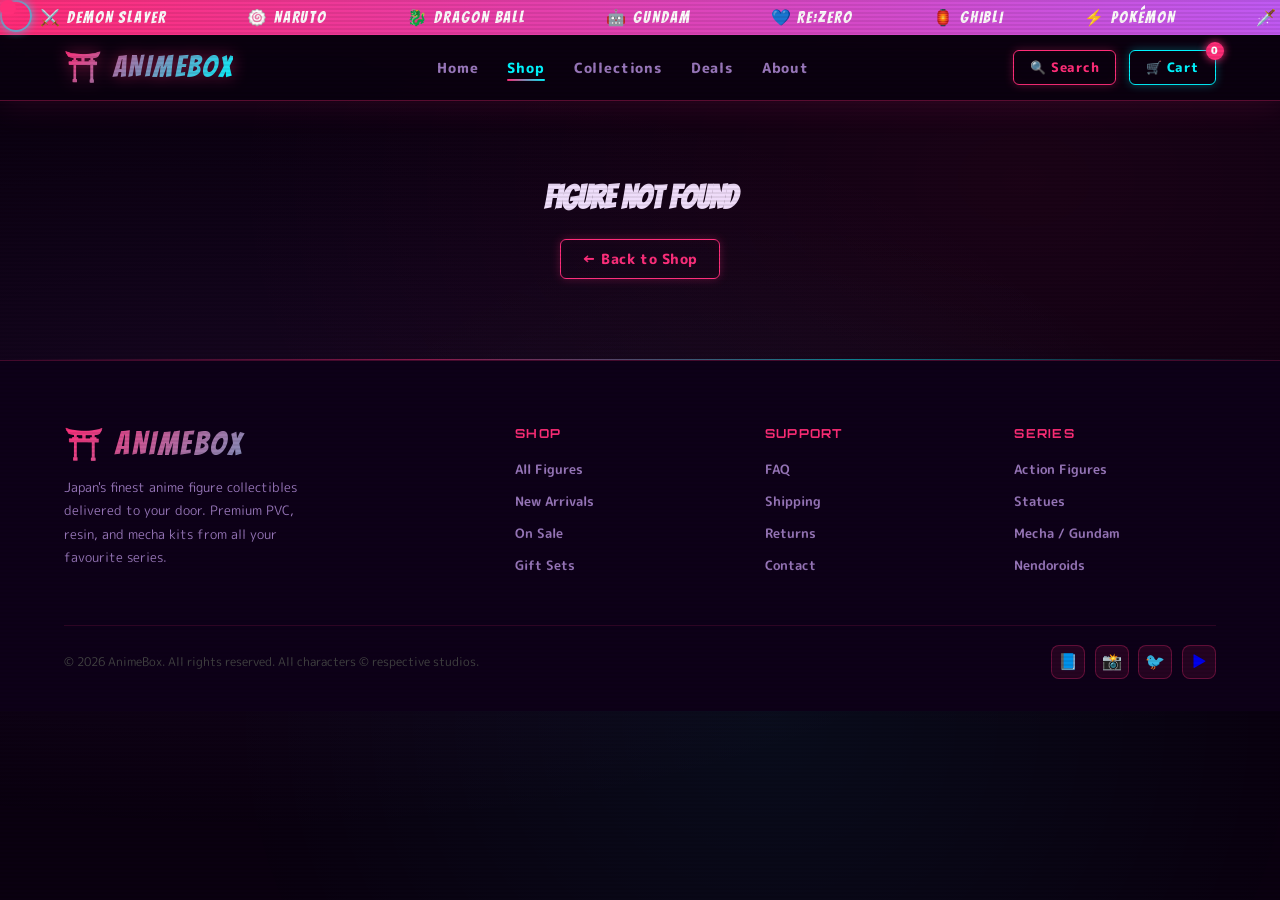
<file: product.html>
<!DOCTYPE html>
<html lang="en">
<head>
  <!-- Google Tag Manager -->
<script>(function(w,d,s,l,i){w[l]=w[l]||[];w[l].push({'gtm.start':
new Date().getTime(),event:'gtm.js'});var f=d.getElementsByTagName(s)[0],
j=d.createElement(s),dl=l!='dataLayer'?'&l='+l:'';j.async=true;j.src=
'https://www.googletagmanager.com/gtm.js?id='+i+dl;f.parentNode.insertBefore(j,f);
})(window,document,'script','dataLayer','GTM-5DCRKK6N');</script>
<!-- End Google Tag Manager -->
  <!-- Google tag (gtag.js) -->
<script async src="https://www.googletagmanager.com/gtag/js?id=G-0116BW4BVF"></script>
<script>
  window.dataLayer = window.dataLayer || [];
  function gtag(){dataLayer.push(arguments);}
  gtag('js', new Date());

  gtag('config', 'G-0116BW4BVF');
</script>
<meta charset="UTF-8">
<meta name="viewport" content="width=device-width, initial-scale=1.0">
<title>Figure Detail — ANIMEBOX</title>
<link rel="stylesheet" href="style.css">
<style>
.product-detail{display:grid;grid-template-columns:1fr 1fr;gap:4rem;padding:4rem 5%;align-items:start;position:relative;z-index:1;}

.img-showcase{position:sticky;top:120px;}
.main-img{
  background:rgba(26,0,48,0.8); border:1px solid rgba(255,45,120,0.3); border-radius:16px;
  height:400px;display:flex;align-items:center;justify-content:center;font-size:10rem;
  margin-bottom:1rem;position:relative;overflow:hidden;cursor:zoom-in;
  box-shadow:0 0 40px rgba(255,45,120,0.15),inset 0 0 60px rgba(0,0,0,0.5);
  transition:border-color 0.3s;
}
.main-img:hover{border-color:var(--neon-pink);box-shadow:0 0 60px rgba(255,45,120,0.3);}
.main-img .big-emoji{transition:transform 0.4s,filter 0.4s;}
.main-img:hover .big-emoji{transform:scale(1.1) rotate(-5deg);filter:drop-shadow(0 0 30px rgba(255,45,120,0.7));}
.main-img-badge{position:absolute;top:14px;left:14px;}
.thumb-row{display:flex;gap:0.7rem;}
.thumb{
  background:rgba(26,0,48,0.8);border:1px solid rgba(255,45,120,0.2);border-radius:10px;
  width:70px;height:70px;display:flex;align-items:center;justify-content:center;font-size:2rem;
  cursor:pointer;transition:all 0.2s;
}
.thumb:hover,.thumb.active{border-color:var(--neon-pink);box-shadow:0 0 16px rgba(255,45,120,0.4);}

/* INFO */
.pi-bc{display:flex;gap:0.5rem;font-size:0.75rem;color:var(--muted);margin-bottom:1rem;font-family:'Orbitron',monospace;}
.pi-bc a{color:var(--muted);text-decoration:none;}
.pi-bc a:hover{color:var(--neon-cyan);}
.pi-series{font-family:'Orbitron',monospace;font-size:0.72rem;font-weight:700;letter-spacing:0.12em;color:var(--neon-cyan);text-transform:uppercase;margin-bottom:4px;}
.pi-name{font-family:'Bangers',cursive;font-size:3rem;letter-spacing:0.05em;line-height:1.05;margin-bottom:0.8rem;color:var(--text);}
.pi-stars{display:flex;align-items:center;gap:0.6rem;margin-bottom:1rem;}
.pi-stars .s{color:var(--gold);font-size:1.1rem;}
.pi-stars .cnt{font-size:0.82rem;color:var(--muted);font-family:'Orbitron',monospace;}
.pi-price-row{display:flex;align-items:baseline;gap:0.8rem;margin-bottom:1.5rem;}
.pi-price{font-family:'Orbitron',monospace;font-size:2.2rem;font-weight:900;color:var(--neon-yellow);text-shadow:0 0 16px rgba(255,230,0,0.4);}
.pi-old{font-size:1.1rem;color:var(--muted);text-decoration:line-through;font-family:'M PLUS Rounded 1c',sans-serif;}
.pi-disc{background:var(--neon-green);color:#000;font-weight:900;font-size:0.78rem;padding:3px 10px;border-radius:4px;font-family:'Orbitron',monospace;}

.spec-grid{display:grid;grid-template-columns:1fr 1fr;gap:0.7rem;margin-bottom:1.4rem;}
.spec-item{background:rgba(26,0,48,0.6);border:1px solid rgba(255,45,120,0.15);border-radius:8px;padding:0.75rem 1rem;}
.spec-label{font-family:'Orbitron',monospace;font-size:0.65rem;font-weight:700;color:var(--neon-cyan);letter-spacing:0.1em;text-transform:uppercase;}
.spec-val{font-weight:800;font-size:0.9rem;margin-top:3px;color:var(--text);}

.pi-desc{color:var(--muted);font-size:0.9rem;line-height:1.8;margin-bottom:1.5rem;}

.qty-row{display:flex;align-items:center;gap:1rem;margin-bottom:1rem;}
.qty-ctrl{display:flex;align-items:center;border:1px solid rgba(255,45,120,0.3);border-radius:8px;overflow:hidden;background:rgba(26,0,48,0.6);}
.qty-btn{width:38px;height:38px;background:transparent;border:none;font-size:1.2rem;cursor:pointer;font-weight:800;color:var(--neon-pink);transition:background 0.15s;}
.qty-btn:hover{background:rgba(255,45,120,0.15);}
.qty-val{width:44px;text-align:center;font-weight:800;font-size:0.95rem;border:none;background:transparent;color:var(--text);border-left:1px solid rgba(255,45,120,0.2);border-right:1px solid rgba(255,45,120,0.2);}

.action-row{display:flex;gap:0.8rem;flex-wrap:wrap;margin-bottom:1.3rem;}
.action-row .btn{font-size:0.95rem;padding:0.8rem 1.8rem;}
.wishlist-btn{background:transparent;border:1px solid rgba(255,45,120,0.3);border-radius:8px;padding:0.7rem 1.2rem;font-weight:800;cursor:pointer;color:var(--neon-pink);transition:all 0.2s;font-family:'M PLUS Rounded 1c',sans-serif;font-size:0.9rem;}
.wishlist-btn:hover{background:rgba(255,45,120,0.1);box-shadow:0 0 12px rgba(255,45,120,0.2);}

.tag-row{display:flex;gap:0.5rem;flex-wrap:wrap;}
.tag{background:rgba(0,245,255,0.07);border:1px solid rgba(0,245,255,0.2);border-radius:4px;padding:3px 10px;font-size:0.73rem;font-weight:700;color:var(--neon-cyan);font-family:'Orbitron',monospace;letter-spacing:0.06em;}

/* TABS */
.tabs-section{padding:0 5% 5rem;position:relative;z-index:1;}
.tab-bar{display:flex;gap:0;border-bottom:1px solid rgba(255,45,120,0.2);margin-bottom:2rem;overflow-x:auto;}
.tab-btn{padding:0.8rem 1.4rem;font-weight:800;font-size:0.82rem;cursor:pointer;border:none;background:none;border-bottom:2px solid transparent;margin-bottom:-1px;white-space:nowrap;transition:all 0.2s;color:var(--muted);font-family:'Orbitron',monospace;letter-spacing:0.06em;}
.tab-btn:hover{color:var(--neon-pink);}
.tab-btn.active{border-bottom-color:var(--neon-pink);color:var(--neon-pink);text-shadow:0 0 10px rgba(255,45,120,0.4);}
.tab-panel{display:none;}
.tab-panel.active{display:block;}

.review-card{background:rgba(26,0,48,0.5);border:1px solid rgba(255,45,120,0.15);border-radius:10px;padding:1.2rem;margin-bottom:0.9rem;transition:border-color 0.2s;}
.review-card:hover{border-color:rgba(255,45,120,0.3);}
.review-top{display:flex;justify-content:space-between;align-items:flex-start;margin-bottom:0.5rem;flex-wrap:wrap;gap:0.5rem;}
.reviewer{font-weight:800;font-size:0.88rem;color:var(--text);}
.review-date{font-size:0.72rem;color:var(--muted);font-family:'Orbitron',monospace;}
.review-stars{color:var(--gold);font-size:0.82rem;margin-bottom:0.5rem;}
.review-text{font-size:0.85rem;line-height:1.65;color:var(--muted);}

.related-section{padding:0 5% 3rem;position:relative;z-index:1;}

@media(max-width:900px){.product-detail{grid-template-columns:1fr;}.img-showcase{position:static;}}
</style>
</head>
<body>
  <!-- Google Tag Manager (noscript) -->
<noscript><iframe src="https://www.googletagmanager.com/ns.html?id=GTM-5DCRKK6N"
height="0" width="0" style="display:none;visibility:hidden"></iframe></noscript>
<!-- End Google Tag Manager (noscript) -->
<div id="cursor"></div><div id="cursor-trail"></div>
<div id="site-header"></div>

<div id="product-body"></div>

<div id="site-footer"></div>
<div id="toast"></div>
<script src="app.js"></script>
<script>
window.PAGE_ID = 'shop.html';
const REVIEWS_DATA = {
  1:[{name:'Senpai Collector',stars:5,date:'Mar 2026',text:'The Water Breathing pose is PERFECT. Every crease in the haori, the Nichirin Blade glow — absolutely worth the price. Mine arrived in 2 days, zero damage.'},{name:'AniMango99',stars:5,date:'Feb 2026',text:'Third Tanjiro figure I have bought and this is the best sculpt by far. The stand is stable, the paintwork is flawless on the face especially.'}],
  default:[{name:'FigureFreak_JP',stars:5,date:'Mar 2026',text:'AnimeBox quality is unmatched. Arrived in collector-grade packaging with foam inserts. The figure exceeded my expectations in person.'},{name:'OtakuBase',stars:4,date:'Feb 2026',text:'Really nice detail work. Minor paint bleed on one accessory but AnimeBox sent a replacement part immediately. Great customer service!'}]
};

let qty=1;
document.addEventListener('DOMContentLoaded',()=>{
  const id=parseInt(new URLSearchParams(location.search).get('id'));
  const p=PRODUCTS.find(x=>x.id===id);
  if(!p){document.getElementById('product-body').innerHTML='<div style="padding:5rem;text-align:center"><h2 style="font-family:Bangers,cursive;font-size:2rem;">Figure not found</h2><a href="shop.html" class="btn btn-neon" style="margin-top:1.5rem;display:inline-block;">← Back to Shop</a></div>';return;}
  document.title=p.name+' — ANIMEBOX';
  const disc=p.old?Math.round((1-p.price/p.old)*100):null;
  const reviews=REVIEWS_DATA[id]||REVIEWS_DATA.default;
  const related=PRODUCTS.filter(x=>x.cat===p.cat&&x.id!==p.id).slice(0,4);
  document.getElementById('product-body').innerHTML=`
  <div class="product-detail">
    <div class="img-showcase">
      <div class="main-img ${p.acc}">
        <span class="big-emoji">${p.emoji}</span>
        ${p.badge?`<span class="main-img-badge card-badge badge-${p.badge}">${p.badge.toUpperCase()}</span>`:''}
      </div>
      <div class="thumb-row">
        <div class="thumb active">${p.emoji}</div>
        <div class="thumb" style="font-size:1rem;color:var(--muted);font-family:Orbitron,monospace;font-size:0.6rem;font-weight:700;letter-spacing:0.05em;">360°</div>
        <div class="thumb" style="font-size:0.6rem;color:var(--muted);font-family:Orbitron,monospace;font-weight:700;letter-spacing:0.05em;">BOX</div>
        <div class="thumb" style="font-size:0.6rem;color:var(--muted);font-family:Orbitron,monospace;font-weight:700;letter-spacing:0.05em;">DETAIL</div>
      </div>
    </div>
    <div class="product-info">
      <div class="pi-bc"><a href="index.html">Home</a> › <a href="shop.html">Shop</a> › <a href="shop.html?cat=${p.cat}">${p.cat.charAt(0).toUpperCase()+p.cat.slice(1)}</a> › ${p.name}</div>
      <div class="pi-series">${p.series}</div>
      <div class="pi-name">${p.name}</div>
      <div class="pi-stars"><span class="s">${stars(p.stars)}</span><span class="cnt">${p.stars}.0 · ${p.reviews} REVIEWS</span></div>
      <div class="pi-price-row">
        ${p.old?`<span class="pi-old">${currency(p.old)}</span>`:''}
        <span class="pi-price">${currency(p.price)}</span>
        ${disc?`<span class="pi-disc">-${disc}%</span>`:''}
      </div>
      <div class="spec-grid">
        <div class="spec-item"><div class="spec-label">Scale</div><div class="spec-val">${p.scale}</div></div>
        <div class="spec-item"><div class="spec-label">Material</div><div class="spec-val">${p.material}</div></div>
        <div class="spec-item"><div class="spec-label">Age Rating</div><div class="spec-val">${p.age}</div></div>
        <div class="spec-item"><div class="spec-label">Category</div><div class="spec-val">${p.cat.charAt(0).toUpperCase()+p.cat.slice(1)}</div></div>
      </div>
      <p class="pi-desc">${p.desc}</p>
      <div class="qty-row">
        <div class="qty-ctrl">
          <button class="qty-btn" onclick="changeQty(-1)">−</button>
          <input class="qty-val" id="qty-input" value="1" readonly>
          <button class="qty-btn" onclick="changeQty(1)">+</button>
        </div>
        <span style="font-size:0.75rem;color:var(--neon-green);font-weight:700;font-family:Orbitron,monospace;">● IN STOCK</span>
      </div>
      <div class="action-row">
        <button class="btn btn-neon" style="flex:1;" onclick="addToCart(${p.id},'${p.name}');this.textContent='✅ Added!'">🛒 Add to Cart</button>
        <button class="wishlist-btn" onclick="showToast('💗 Added to wishlist!')">♡ Wishlist</button>
      </div>
      <div class="tag-row">
        <span class="tag">✈️ FREE SHIP</span>
        <span class="tag">🔄 30-DAY RETURN</span>
        <span class="tag">🎁 GIFT WRAP</span>
        <span class="tag">#${p.cat}</span>
      </div>
    </div>
  </div>
  <div class="tabs-section">
    <div class="tab-bar">
      <button class="tab-btn active" onclick="switchTab('desc',this)">DESCRIPTION</button>
      <button class="tab-btn" onclick="switchTab('spec',this)">SPECS</button>
      <button class="tab-btn" onclick="switchTab('reviews',this)">REVIEWS (${p.reviews})</button>
      <button class="tab-btn" onclick="switchTab('ship',this)">SHIPPING</button>
    </div>
    <div id="tab-desc" class="tab-panel active"><p style="font-size:0.95rem;line-height:1.85;color:var(--muted);max-width:680px;">${p.desc} Each figure ships in a premium collector box with foam inserts, holographic authenticity sticker, and care booklet.</p></div>
    <div id="tab-spec" class="tab-panel">
      <div class="spec-grid" style="max-width:480px;">
        <div class="spec-item"><div class="spec-label">Scale</div><div class="spec-val">${p.scale}</div></div>
        <div class="spec-item"><div class="spec-label">Material</div><div class="spec-val">${p.material}</div></div>
        <div class="spec-item"><div class="spec-label">Min Age</div><div class="spec-val">${p.age}</div></div>
        <div class="spec-item"><div class="spec-label">Series</div><div class="spec-val">${p.series}</div></div>
        <div class="spec-item"><div class="spec-label">Brand</div><div class="spec-val">AnimeBox Premium</div></div>
        <div class="spec-item"><div class="spec-label">Origin</div><div class="spec-val">Japan / India</div></div>
      </div>
    </div>
    <div id="tab-reviews" class="tab-panel">
      ${reviews.map(r=>`<div class="review-card"><div class="review-top"><span class="reviewer">👤 ${r.name}</span><span class="review-date">${r.date}</span></div><div class="review-stars">${stars(r.stars)}</div><p class="review-text">${r.text}</p></div>`).join('')}
    </div>
    <div id="tab-ship" class="tab-panel">
      <div class="spec-grid" style="max-width:560px;">
        <div class="spec-item"><div class="spec-label">Standard</div><div class="spec-val">3–5 business days</div></div>
        <div class="spec-item"><div class="spec-label">Express</div><div class="spec-val">1–2 business days</div></div>
        <div class="spec-item"><div class="spec-label">Free Threshold</div><div class="spec-val">Orders above ₹1,999</div></div>
        <div class="spec-item"><div class="spec-label">Returns</div><div class="spec-val">30 days hassle-free</div></div>
      </div>
    </div>
  </div>
  <div class="related-section">
    <div class="section-header"><div class="section-title">More from ${p.series.split(' ')[0]} <span class="glow-line"></span></div><a href="shop.html?cat=${p.cat}" class="see-all">See All →</a></div>
    <div class="products-grid">${related.map(productCard).join('')}</div>
  </div>`;
  initReveal();
});
function changeQty(d){qty=Math.max(1,qty+d);document.getElementById('qty-input').value=qty;}
function switchTab(id,btn){
  document.querySelectorAll('.tab-panel').forEach(p=>p.classList.remove('active'));
  document.querySelectorAll('.tab-btn').forEach(b=>b.classList.remove('active'));
  document.getElementById('tab-'+id).classList.add('active');
  btn.classList.add('active');
}
</script>
</body>
</html>
</file>
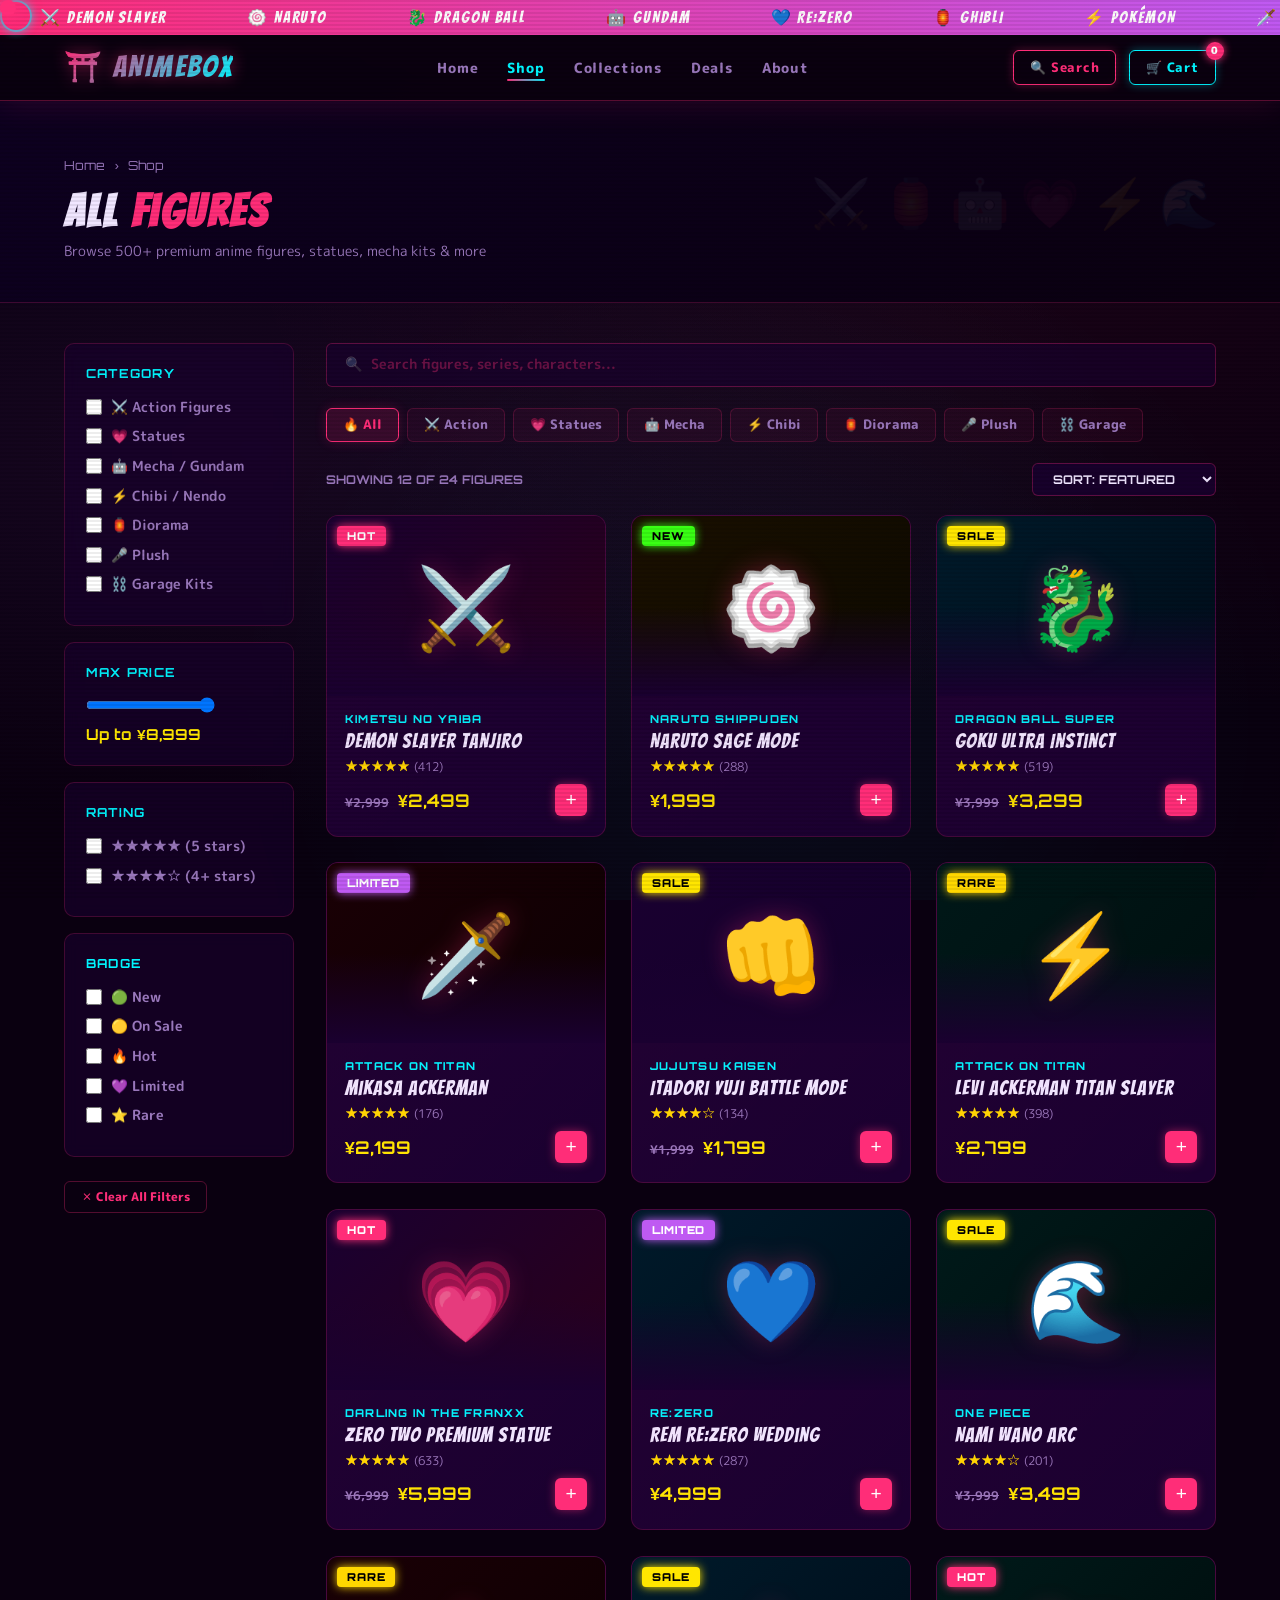
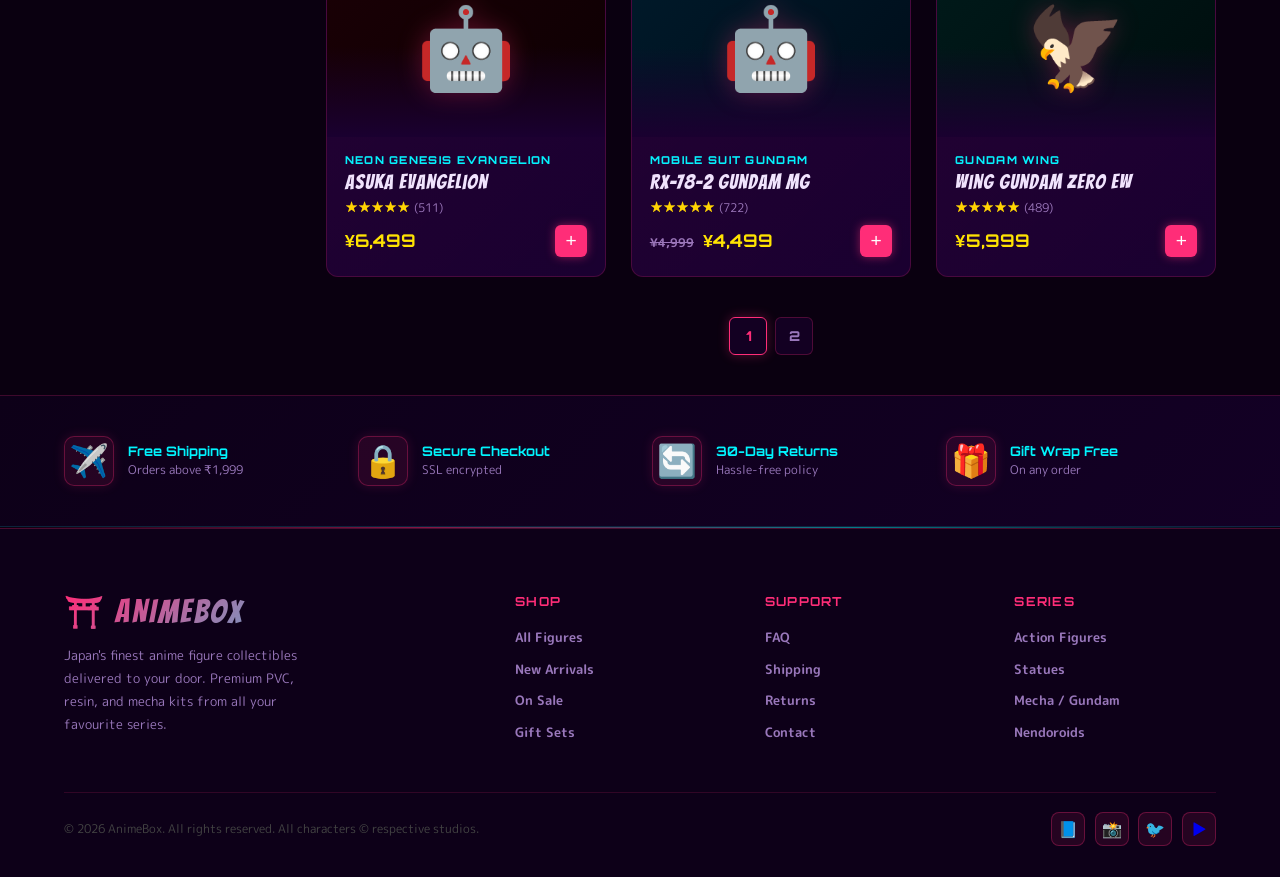
<file: shop.html>
<!DOCTYPE html>
<html lang="en">
<head>
  <!-- Google Tag Manager -->
<script>(function(w,d,s,l,i){w[l]=w[l]||[];w[l].push({'gtm.start':
new Date().getTime(),event:'gtm.js'});var f=d.getElementsByTagName(s)[0],
j=d.createElement(s),dl=l!='dataLayer'?'&l='+l:'';j.async=true;j.src=
'https://www.googletagmanager.com/gtm.js?id='+i+dl;f.parentNode.insertBefore(j,f);
})(window,document,'script','dataLayer','GTM-5DCRKK6N');</script>
<!-- End Google Tag Manager -->
  <!-- Google tag (gtag.js) -->
<script async src="https://www.googletagmanager.com/gtag/js?id=G-0116BW4BVF"></script>
<script>
  window.dataLayer = window.dataLayer || [];
  function gtag(){dataLayer.push(arguments);}
  gtag('js', new Date());

  gtag('config', 'G-0116BW4BVF');
</script>
<meta charset="UTF-8">
<meta name="viewport" content="width=device-width, initial-scale=1.0">
<title>Shop — ANIMEBOX</title>
<link rel="stylesheet" href="style.css">
<style>
.shop-hero {
  padding:3.5rem 5% 2.5rem;
  background:linear-gradient(135deg,#0d0020,#0a0010);
  border-bottom:1px solid rgba(255,45,120,0.2);
  position:relative; overflow:hidden;
}
.shop-hero::after{content:'⚔️🏮🤖💗⚡🌊';position:absolute;right:4%;top:50%;transform:translateY(-50%);font-size:3rem;letter-spacing:0.6rem;opacity:0.06;}
.shop-hero h1{font-family:'Bangers',cursive;font-size:2.8rem;letter-spacing:0.06em;color:var(--text);}
.shop-hero h1 span{color:var(--neon-pink);}
.shop-hero p{color:var(--muted);font-size:0.9rem;margin-top:0.4rem;}
.breadcrumb{display:flex;gap:0.5rem;font-size:0.78rem;color:var(--muted);margin-bottom:0.8rem;font-family:'Orbitron',monospace;}
.breadcrumb a{color:var(--muted);text-decoration:none;}
.breadcrumb a:hover{color:var(--neon-cyan);}

.shop-layout{display:grid;grid-template-columns:230px 1fr;gap:2rem;padding:2.5rem 5%;position:relative;z-index:1;}

/* SIDEBAR */
.sidebar{position:sticky;top:120px;height:fit-content;}
.filter-block{
  background:rgba(26,0,48,0.6); backdrop-filter:blur(8px);
  border:1px solid rgba(255,45,120,0.2); border-radius:10px;
  padding:1.3rem; margin-bottom:1rem;
}
.filter-block h3{font-family:'Orbitron',monospace;font-size:0.78rem;letter-spacing:0.1em;margin-bottom:1rem;color:var(--neon-cyan);text-transform:uppercase;}
.filter-option{display:flex;align-items:center;gap:0.6rem;margin-bottom:0.6rem;cursor:pointer;}
.filter-option input[type=checkbox]{width:16px;height:16px;accent-color:var(--neon-pink);cursor:pointer;}
.filter-option label{font-weight:700;font-size:0.85rem;cursor:pointer;color:var(--muted);}
.filter-option label:hover{color:var(--neon-pink);}
.price-range input[type=range]{width:100%;accent-color:var(--neon-pink);margin-top:0.5rem;}
.price-display{font-family:'Orbitron',monospace;font-size:0.95rem;color:var(--neon-yellow);margin-top:6px;font-weight:700;}
.clear-btn{background:transparent;border:1px solid rgba(255,45,120,0.3);border-radius:6px;padding:0.4rem 1rem;font-weight:800;font-size:0.78rem;cursor:pointer;color:var(--neon-pink);transition:all 0.2s;font-family:'M PLUS Rounded 1c',sans-serif;margin-top:0.5rem;}
.clear-btn:hover{background:rgba(255,45,120,0.15);box-shadow:0 0 10px rgba(255,45,120,0.2);}

/* MAIN */
.shop-toolbar{display:flex;align-items:center;justify-content:space-between;margin-bottom:1.2rem;flex-wrap:wrap;gap:1rem;}
.result-count{font-family:'Orbitron',monospace;font-size:0.75rem;color:var(--muted);font-weight:700;}
.sort-select{border:1px solid rgba(255,45,120,0.3);border-radius:6px;padding:0.45rem 1rem;font-family:'Orbitron',monospace;font-weight:700;font-size:0.75rem;background:rgba(26,0,48,0.8);color:var(--text);cursor:pointer;outline:none;}
.sort-select:focus{border-color:var(--neon-pink);}

.search-bar{display:flex;gap:0.6rem;margin-bottom:1.3rem;}
.search-input{flex:1;border:1px solid rgba(255,45,120,0.3);border-radius:6px;padding:0.65rem 1.1rem;background:rgba(26,0,48,0.6);color:var(--text);font-family:'M PLUS Rounded 1c',sans-serif;font-weight:700;font-size:0.88rem;outline:none;transition:border-color 0.2s,box-shadow 0.2s;}
.search-input:focus{border-color:var(--neon-pink);box-shadow:0 0 12px rgba(255,45,120,0.2);}
.search-input::placeholder{color:rgba(255,45,120,0.35);}

.cat-tabs{display:flex;gap:0.5rem;flex-wrap:wrap;margin-bottom:1.3rem;}
.cat-tab{background:rgba(255,45,120,0.06);border:1px solid rgba(255,45,120,0.2);border-radius:6px;padding:0.42rem 1rem;font-weight:800;font-size:0.8rem;cursor:pointer;transition:all 0.2s;color:var(--muted);font-family:'M PLUS Rounded 1c',sans-serif;}
.cat-tab:hover{border-color:var(--neon-pink);color:var(--neon-pink);}
.cat-tab.active{background:rgba(255,45,120,0.15);border-color:var(--neon-pink);color:var(--neon-pink);box-shadow:0 0 12px rgba(255,45,120,0.2);}

.pagination{display:flex;gap:0.5rem;justify-content:center;margin-top:2.5rem;flex-wrap:wrap;}
.page-btn{width:38px;height:38px;border:1px solid rgba(255,45,120,0.25);border-radius:6px;background:rgba(26,0,48,0.6);color:var(--muted);font-weight:800;font-size:0.85rem;cursor:pointer;transition:all 0.2s;display:flex;align-items:center;justify-content:center;font-family:'Orbitron',monospace;}
.page-btn:hover,.page-btn.active{border-color:var(--neon-pink);color:var(--neon-pink);box-shadow:0 0 12px rgba(255,45,120,0.3);}

@media(max-width:768px){.shop-layout{grid-template-columns:1fr;}.sidebar{position:static;}}
</style>
</head>
<body>
  <!-- Google Tag Manager (noscript) -->
<noscript><iframe src="https://www.googletagmanager.com/ns.html?id=GTM-5DCRKK6N"
height="0" width="0" style="display:none;visibility:hidden"></iframe></noscript>
<!-- End Google Tag Manager (noscript) -->
<div id="cursor"></div><div id="cursor-trail"></div>
<div id="site-header"></div>

<div class="shop-hero">
  <div class="breadcrumb"><a href="index.html">Home</a> › <span>Shop</span></div>
  <h1>All <span>Figures</span></h1>
  <p>Browse 500+ premium anime figures, statues, mecha kits & more</p>
</div>

<div class="shop-layout">
  <aside class="sidebar">
    <div class="filter-block">
      <h3>Category</h3>
      <div class="filter-option"><input type="checkbox" id="f-action" onchange="applyFilters()"><label for="f-action">⚔️ Action Figures</label></div>
      <div class="filter-option"><input type="checkbox" id="f-statue" onchange="applyFilters()"><label for="f-statue">💗 Statues</label></div>
      <div class="filter-option"><input type="checkbox" id="f-mecha" onchange="applyFilters()"><label for="f-mecha">🤖 Mecha / Gundam</label></div>
      <div class="filter-option"><input type="checkbox" id="f-chibi" onchange="applyFilters()"><label for="f-chibi">⚡ Chibi / Nendo</label></div>
      <div class="filter-option"><input type="checkbox" id="f-diorama" onchange="applyFilters()"><label for="f-diorama">🏮 Diorama</label></div>
      <div class="filter-option"><input type="checkbox" id="f-plush" onchange="applyFilters()"><label for="f-plush">🎤 Plush</label></div>
      <div class="filter-option"><input type="checkbox" id="f-garage" onchange="applyFilters()"><label for="f-garage">⛓️ Garage Kits</label></div>
    </div>
    <div class="filter-block">
      <h3>Max Price</h3>
      <input type="range" id="price-range" min="699" max="8999" value="8999" oninput="updatePrice(this.value)">
      <div class="price-display" id="price-display">Up to ¥8,999</div>
    </div>
    <div class="filter-block">
      <h3>Rating</h3>
      <div class="filter-option"><input type="checkbox" id="r5" onchange="applyFilters()"><label for="r5">★★★★★ (5 stars)</label></div>
      <div class="filter-option"><input type="checkbox" id="r4" onchange="applyFilters()"><label for="r4">★★★★☆ (4+ stars)</label></div>
    </div>
    <div class="filter-block">
      <h3>Badge</h3>
      <div class="filter-option"><input type="checkbox" id="b-new" onchange="applyFilters()"><label for="b-new">🟢 New</label></div>
      <div class="filter-option"><input type="checkbox" id="b-sale" onchange="applyFilters()"><label for="b-sale">🟡 On Sale</label></div>
      <div class="filter-option"><input type="checkbox" id="b-hot" onchange="applyFilters()"><label for="b-hot">🔥 Hot</label></div>
      <div class="filter-option"><input type="checkbox" id="b-limited" onchange="applyFilters()"><label for="b-limited">💜 Limited</label></div>
      <div class="filter-option"><input type="checkbox" id="b-rare" onchange="applyFilters()"><label for="b-rare">⭐ Rare</label></div>
    </div>
    <button class="clear-btn" onclick="clearFilters()">✕ Clear All Filters</button>
  </aside>

  <div>
    <div class="search-bar">
      <input class="search-input" id="search-input" type="text" placeholder="🔍  Search figures, series, characters..." oninput="applyFilters()">
    </div>
    <div class="cat-tabs">
      <button class="cat-tab active" onclick="setCat('all',this)">🔥 All</button>
      <button class="cat-tab" onclick="setCat('action',this)">⚔️ Action</button>
      <button class="cat-tab" onclick="setCat('statue',this)">💗 Statues</button>
      <button class="cat-tab" onclick="setCat('mecha',this)">🤖 Mecha</button>
      <button class="cat-tab" onclick="setCat('chibi',this)">⚡ Chibi</button>
      <button class="cat-tab" onclick="setCat('diorama',this)">🏮 Diorama</button>
      <button class="cat-tab" onclick="setCat('plush',this)">🎤 Plush</button>
      <button class="cat-tab" onclick="setCat('garage',this)">⛓️ Garage</button>
    </div>
    <div class="shop-toolbar">
      <span class="result-count" id="result-count">SHOWING 24 FIGURES</span>
      <select class="sort-select" onchange="applyFilters()" id="sort-select">
        <option value="default">SORT: FEATURED</option>
        <option value="price-low">PRICE: LOW → HIGH</option>
        <option value="price-high">PRICE: HIGH → LOW</option>
        <option value="rating">TOP RATED</option>
        <option value="reviews">MOST REVIEWED</option>
      </select>
    </div>
    <div class="products-grid" id="shop-grid"></div>
    <div class="pagination" id="pagination"></div>
  </div>
</div>

<div class="features-strip">
  <div class="feat-item"><div class="feat-icon">✈️</div><div class="feat-text"><h4>Free Shipping</h4><p>Orders above ₹1,999</p></div></div>
  <div class="feat-item"><div class="feat-icon">🔒</div><div class="feat-text"><h4>Secure Checkout</h4><p>SSL encrypted</p></div></div>
  <div class="feat-item"><div class="feat-icon">🔄</div><div class="feat-text"><h4>30-Day Returns</h4><p>Hassle-free policy</p></div></div>
  <div class="feat-item"><div class="feat-icon">🎁</div><div class="feat-text"><h4>Gift Wrap Free</h4><p>On any order</p></div></div>
</div>

<div id="site-footer"></div>
<div id="toast"></div>
<script src="app.js"></script>
<script>
window.PAGE_ID = 'shop.html';
let activeCat = 'all';
const PER_PAGE = 12;
let currentPage = 1;

function setCat(cat,btn){
  activeCat=cat;
  document.querySelectorAll('.cat-tab').forEach(b=>b.classList.remove('active'));
  btn.classList.add('active');
  currentPage=1; applyFilters();
}
function updatePrice(v){
  document.getElementById('price-display').textContent='Up to ¥'+parseInt(v).toLocaleString('en-IN');
  applyFilters();
}
function clearFilters(){
  ['f-action','f-statue','f-mecha','f-chibi','f-diorama','f-plush','f-garage','r5','r4','b-new','b-sale','b-hot','b-limited','b-rare'].forEach(id=>{const el=document.getElementById(id);if(el)el.checked=false;});
  document.getElementById('price-range').value=8999; updatePrice(8999);
  document.getElementById('search-input').value='';
  activeCat='all'; document.querySelectorAll('.cat-tab').forEach((b,i)=>b.classList.toggle('active',i===0));
  currentPage=1; applyFilters();
}
function applyFilters(){
  let list=[...PRODUCTS];
  const q=document.getElementById('search-input').value.toLowerCase();
  if(q) list=list.filter(p=>p.name.toLowerCase().includes(q)||p.series.toLowerCase().includes(q)||p.cat.toLowerCase().includes(q));
  if(activeCat!=='all') list=list.filter(p=>p.cat===activeCat);
  const maxP=parseInt(document.getElementById('price-range').value);
  list=list.filter(p=>p.price<=maxP);
  const cats=['action','statue','mecha','chibi','diorama','plush','garage'].filter(c=>document.getElementById('f-'+c)?.checked);
  if(cats.length) list=list.filter(p=>cats.includes(p.cat));
  const r5=document.getElementById('r5').checked,r4=document.getElementById('r4').checked;
  if(r5) list=list.filter(p=>p.stars===5); else if(r4) list=list.filter(p=>p.stars>=4);
  const badges=[];
  ['new','sale','hot','limited','rare'].forEach(b=>{if(document.getElementById('b-'+b).checked)badges.push(b);});
  if(badges.length) list=list.filter(p=>badges.includes(p.badge));
  const sort=document.getElementById('sort-select').value;
  if(sort==='price-low') list.sort((a,b)=>a.price-b.price);
  else if(sort==='price-high') list.sort((a,b)=>b.price-a.price);
  else if(sort==='rating') list.sort((a,b)=>b.stars-a.stars);
  else if(sort==='reviews') list.sort((a,b)=>b.reviews-a.reviews);
  const total=list.length;
  const pages=Math.ceil(total/PER_PAGE);
  const start=(currentPage-1)*PER_PAGE;
  const paged=list.slice(start,start+PER_PAGE);
  document.getElementById('result-count').textContent=`SHOWING ${paged.length} OF ${total} FIGURES`;
  document.getElementById('shop-grid').innerHTML=paged.length?paged.map(productCard).join(''):'<p style="grid-column:1/-1;text-align:center;padding:3rem;color:var(--muted);font-weight:700;font-family:Orbitron,monospace;font-size:0.8rem;letter-spacing:0.1em;">NO FIGURES FOUND — ADJUST FILTERS</p>';
  let pg=''; for(let i=1;i<=pages;i++) pg+=`<button class="page-btn${i===currentPage?' active':''}" onclick="goPage(${i})">${i}</button>`;
  document.getElementById('pagination').innerHTML=pg;
  initReveal();
}
function goPage(n){currentPage=n;applyFilters();window.scrollTo({top:250,behavior:'smooth'});}
document.addEventListener('DOMContentLoaded',()=>{
  const params=new URLSearchParams(location.search);
  const cat=params.get('cat');
  if(cat){activeCat=cat;document.querySelectorAll('.cat-tab').forEach(b=>{b.classList.toggle('active',b.textContent.toLowerCase().includes(cat));});}
  applyFilters();
});
</script>
</body>
</html>
</file>
<file: style.css>
@import url('https://fonts.googleapis.com/css2?family=Bangers&family=Orbitron:wght@400;700;900&family=M+PLUS+Rounded+1c:wght@400;700;800&display=swap');

:root {
  --bg: #0a0010;
  --bg2: #0d0018;
  --surface: #130020;
  --card: #1a0030;
  --border: #ff2d78;
  --neon-pink: #ff2d78;
  --neon-cyan: #00f5ff;
  --neon-yellow: #ffe600;
  --neon-purple: #bf5af2;
  --neon-green: #39ff14;
  --text: #f0e6ff;
  --muted: #9977bb;
  --gold: #ffd700;
  --sakura: #ffb7c5;
}

* { margin: 0; padding: 0; box-sizing: border-box; }
html { scroll-behavior: smooth; }

body {
  font-family: 'M PLUS Rounded 1c', sans-serif;
  background: var(--bg);
  color: var(--text);
  overflow-x: hidden;
  cursor: none;
}

/* ── STARFIELD BG ── */
body::before {
  content: '';
  position: fixed; inset: 0;
  background:
    radial-gradient(ellipse at 20% 50%, rgba(191,90,242,0.08) 0%, transparent 60%),
    radial-gradient(ellipse at 80% 20%, rgba(255,45,120,0.07) 0%, transparent 55%),
    radial-gradient(ellipse at 60% 80%, rgba(0,245,255,0.05) 0%, transparent 50%);
  pointer-events: none; z-index: 0;
}

/* ── SCANLINES ── */
body::after {
  content: '';
  position: fixed; inset: 0;
  background: repeating-linear-gradient(0deg, transparent, transparent 2px, rgba(0,0,0,0.07) 2px, rgba(0,0,0,0.07) 4px);
  pointer-events: none; z-index: 9990;
}

/* ── CUSTOM CURSOR ── */
#cursor {
  width: 16px; height: 16px;
  background: var(--neon-pink);
  border-radius: 50%;
  position: fixed; pointer-events: none; z-index: 99999;
  box-shadow: 0 0 12px var(--neon-pink), 0 0 24px var(--neon-pink);
  transition: transform 0.1s;
}
#cursor-trail {
  width: 32px; height: 32px;
  border: 2px solid var(--neon-cyan);
  border-radius: 50%;
  position: fixed; pointer-events: none; z-index: 99998;
  transition: left 0.12s ease, top 0.12s ease;
  box-shadow: 0 0 8px var(--neon-cyan);
  opacity: 0.6;
}

/* ── MARQUEE ── */
.marquee-strip {
  background: linear-gradient(90deg, var(--neon-pink), var(--neon-purple), var(--neon-cyan), var(--neon-pink));
  background-size: 300%;
  animation: shift-grad 4s linear infinite;
  color: #fff;
  font-family: 'Bangers', cursive;
  font-size: 1rem;
  letter-spacing: 0.12em;
  padding: 8px 0;
  overflow: hidden;
  white-space: nowrap;
  position: relative; z-index: 10;
}
@keyframes shift-grad { 0%{background-position:0%} 100%{background-position:300%} }
.marquee-inner { display: inline-block; animation: marquee 28s linear infinite; }
.marquee-inner span { margin: 0 2.5rem; }
@keyframes marquee { from{transform:translateX(0);} to{transform:translateX(-50%);} }

/* ── NAV ── */
nav {
  display: flex; align-items: center; justify-content: space-between;
  padding: 0.9rem 5%;
  background: rgba(10,0,16,0.92);
  backdrop-filter: blur(16px);
  border-bottom: 1px solid rgba(255,45,120,0.35);
  position: sticky; top: 0; z-index: 500;
  box-shadow: 0 4px 32px rgba(255,45,120,0.12);
}
.logo {
  font-family: 'Bangers', cursive;
  font-size: 1.9rem;
  letter-spacing: 0.08em;
  text-decoration: none;
  display: flex; align-items: center; gap: 0.4rem;
  background: linear-gradient(135deg, var(--neon-pink), var(--neon-cyan));
  -webkit-background-clip: text; -webkit-text-fill-color: transparent;
  filter: drop-shadow(0 0 8px rgba(255,45,120,0.5));
}
nav ul { list-style: none; display: flex; gap: 1.8rem; }
nav ul li a {
  font-weight: 800; font-size: 0.88rem;
  text-decoration: none; color: var(--muted);
  letter-spacing: 0.06em;
  position: relative; padding-bottom: 3px;
  transition: color 0.2s;
}
nav ul li a:hover, nav ul li a.active { color: var(--neon-cyan); }
nav ul li a::after {
  content: ''; position: absolute; left: 0; bottom: 0;
  width: 0; height: 2px;
  background: linear-gradient(90deg, var(--neon-pink), var(--neon-cyan));
  border-radius: 2px; transition: width 0.25s;
}
nav ul li a:hover::after, nav ul li a.active::after { width: 100%; }

.nav-actions { display: flex; gap: 0.8rem; align-items: center; }

/* ── BUTTONS ── */
.btn {
  display: inline-flex; align-items: center; gap: 0.4rem;
  padding: 0.55rem 1.3rem; border-radius: 6px;
  font-weight: 800; font-size: 0.88rem; cursor: pointer;
  text-decoration: none; transition: all 0.2s;
  font-family: 'M PLUS Rounded 1c', sans-serif;
  letter-spacing: 0.04em; border: none;
}
.btn-neon {
  background: transparent;
  color: var(--neon-pink);
  border: 1.5px solid var(--neon-pink);
  box-shadow: 0 0 10px rgba(255,45,120,0.3), inset 0 0 10px rgba(255,45,120,0.05);
}
.btn-neon:hover {
  background: var(--neon-pink);
  color: #fff;
  box-shadow: 0 0 20px rgba(255,45,120,0.7), 0 0 40px rgba(255,45,120,0.3);
  transform: translateY(-2px);
}
.btn-cyan {
  background: transparent;
  color: var(--neon-cyan);
  border: 1.5px solid var(--neon-cyan);
  box-shadow: 0 0 10px rgba(0,245,255,0.3);
}
.btn-cyan:hover {
  background: var(--neon-cyan);
  color: #000;
  box-shadow: 0 0 20px rgba(0,245,255,0.7);
  transform: translateY(-2px);
}
.btn-gold {
  background: linear-gradient(135deg, var(--gold), #ffaa00);
  color: #1a0030;
  font-weight: 900;
  box-shadow: 0 0 16px rgba(255,215,0,0.5);
}
.btn-gold:hover {
  box-shadow: 0 0 30px rgba(255,215,0,0.8);
  transform: translateY(-2px) scale(1.02);
}
.btn-outline-gold {
  background: transparent;
  color: var(--gold);
  border: 1.5px solid var(--gold);
  box-shadow: 0 0 10px rgba(255,215,0,0.2);
}
.btn-outline-gold:hover {
  background: var(--gold);
  color: #000;
  box-shadow: 0 0 24px rgba(255,215,0,0.6);
  transform: translateY(-2px);
}

.cart-wrap { position: relative; }
#cart-count {
  position: absolute; top: -8px; right: -8px;
  background: var(--neon-pink); color: #fff;
  border-radius: 50%; width: 18px; height: 18px;
  font-size: 0.65rem; font-weight: 900;
  display: flex; align-items: center; justify-content: center;
  box-shadow: 0 0 8px var(--neon-pink);
  animation: pulse-badge 2s infinite;
}
@keyframes pulse-badge {
  0%,100% { box-shadow: 0 0 8px var(--neon-pink); }
  50% { box-shadow: 0 0 18px var(--neon-pink), 0 0 32px var(--neon-pink); }
}

/* ── SECTION HELPERS ── */
.section { padding: 5rem 5%; position: relative; z-index: 1; }
.section-header { display: flex; align-items: baseline; justify-content: space-between; margin-bottom: 2.5rem; flex-wrap: wrap; gap: 1rem; }
.section-title {
  font-family: 'Bangers', cursive;
  font-size: 2.6rem; letter-spacing: 0.06em;
  position: relative; display: inline-block;
}
.section-title .glow-line {
  display: block; height: 3px; margin-top: 4px;
  background: linear-gradient(90deg, var(--neon-pink), var(--neon-cyan), transparent);
  border-radius: 2px;
}
.see-all {
  font-weight: 800; font-size: 0.85rem;
  color: var(--neon-cyan); text-decoration: none;
  border-bottom: 1px solid var(--neon-cyan);
  padding-bottom: 1px;
  transition: text-shadow 0.2s;
}
.see-all:hover { text-shadow: 0 0 10px var(--neon-cyan); }

/* ── PRODUCT CARD ── */
.products-grid { display: grid; grid-template-columns: repeat(auto-fill, minmax(220px, 1fr)); gap: 1.6rem; }
.product-card {
  background: var(--card);
  border: 1px solid rgba(255,45,120,0.2);
  border-radius: 12px;
  overflow: hidden;
  transition: transform 0.25s, box-shadow 0.25s, border-color 0.25s;
  cursor: pointer;
  text-decoration: none;
  color: var(--text);
  display: block;
  position: relative;
}
.product-card::before {
  content: '';
  position: absolute; inset: 0;
  background: linear-gradient(135deg, rgba(255,45,120,0.04), transparent);
  pointer-events: none;
}
.product-card:hover {
  transform: translateY(-8px) scale(1.02);
  border-color: var(--neon-pink);
  box-shadow: 0 12px 40px rgba(255,45,120,0.3), 0 0 20px rgba(255,45,120,0.15);
}
.card-img {
  height: 180px;
  display: flex; align-items: center; justify-content: center;
  font-size: 5rem;
  position: relative; overflow: hidden;
}
.card-img::after {
  content: '';
  position: absolute; inset: 0;
  background: linear-gradient(to top, var(--card) 0%, transparent 50%);
}
.card-img .vi { transition: transform 0.4s, filter 0.4s; position: relative; z-index: 1; }
.product-card:hover .vi { transform: scale(1.15) rotate(-3deg); filter: drop-shadow(0 0 20px rgba(255,45,120,0.6)); }
.card-badge {
  position: absolute; top: 10px; left: 10px; z-index: 2;
  font-weight: 900; font-size: 0.68rem; padding: 3px 10px;
  border-radius: 4px; letter-spacing: 0.08em;
  font-family: 'Orbitron', monospace;
}
.badge-hot { background: var(--neon-pink); color: #fff; box-shadow: 0 0 10px var(--neon-pink); }
.badge-new { background: var(--neon-green); color: #000; box-shadow: 0 0 10px var(--neon-green); }
.badge-sale { background: var(--neon-yellow); color: #000; box-shadow: 0 0 10px var(--neon-yellow); }
.badge-limited { background: var(--neon-purple); color: #fff; box-shadow: 0 0 10px var(--neon-purple); }
.badge-rare { background: var(--gold); color: #000; box-shadow: 0 0 10px var(--gold); }

.card-body { padding: 1rem 1.1rem 1.2rem; }
.card-cat { font-size: 0.68rem; font-weight: 800; letter-spacing: 0.12em; color: var(--neon-cyan); text-transform: uppercase; margin-bottom: 3px; font-family: 'Orbitron', monospace; }
.card-name { font-family: 'Bangers', cursive; font-size: 1.25rem; letter-spacing: 0.05em; margin-bottom: 4px; line-height: 1.2; }
.card-stars { color: var(--gold); font-size: 0.82rem; margin-bottom: 8px; }
.card-stars span { color: var(--muted); font-size: 0.75rem; }
.card-foot { display: flex; align-items: center; justify-content: space-between; }
.card-price { font-family: 'Orbitron', monospace; font-size: 1.1rem; font-weight: 700; color: var(--neon-yellow); }
.card-price .old-p { font-size: 0.78rem; color: var(--muted); text-decoration: line-through; margin-right: 4px; font-family: 'M PLUS Rounded 1c', sans-serif; }
.add-btn {
  background: var(--neon-pink);
  color: #fff; border: none;
  border-radius: 6px; width: 32px; height: 32px;
  font-size: 1.2rem; cursor: pointer;
  display: flex; align-items: center; justify-content: center;
  box-shadow: 0 0 10px rgba(255,45,120,0.5);
  transition: all 0.2s;
}
.add-btn:hover { box-shadow: 0 0 20px rgba(255,45,120,0.8); transform: scale(1.15); }

/* CARD BG ACCENTS */
.acc-pink { background: linear-gradient(135deg, #1a0030, #2a001a); }
.acc-blue { background: linear-gradient(135deg, #001a2a, #000d1a); }
.acc-green { background: linear-gradient(135deg, #001a0d, #001205); }
.acc-purple { background: linear-gradient(135deg, #1a0030, #12002a); }
.acc-gold { background: linear-gradient(135deg, #1a1000, #0d0900); }
.acc-cyan { background: linear-gradient(135deg, #001a1a, #000d0d); }
.acc-red { background: linear-gradient(135deg, #1a0005, #0d0003); }
.acc-teal { background: linear-gradient(135deg, #001818, #000f0f); }

/* ── FEATURES STRIP ── */
.features-strip {
  background: linear-gradient(135deg, #0d0018, #130025);
  border-top: 1px solid rgba(255,45,120,0.2);
  border-bottom: 1px solid rgba(0,245,255,0.15);
  padding: 2.5rem 5%;
  display: grid; grid-template-columns: repeat(auto-fit, minmax(180px,1fr));
  gap: 1.5rem; position: relative; z-index: 1;
}
.feat-item { display: flex; align-items: center; gap: 0.9rem; }
.feat-icon {
  font-size: 2rem;
  background: rgba(255,45,120,0.1);
  border: 1px solid rgba(255,45,120,0.3);
  border-radius: 10px; width: 50px; height: 50px;
  display: flex; align-items: center; justify-content: center;
  flex-shrink: 0; box-shadow: 0 0 12px rgba(255,45,120,0.15);
}
.feat-text h4 { font-family: 'Orbitron', monospace; font-size: 0.82rem; color: var(--neon-cyan); font-weight: 700; }
.feat-text p { font-size: 0.75rem; color: var(--muted); margin-top: 2px; }

/* ── TOAST ── */
#toast {
  position: fixed; bottom: 2rem; right: 2rem;
  background: var(--card);
  color: var(--neon-cyan);
  border: 1px solid var(--neon-cyan);
  padding: 0.9rem 1.4rem; border-radius: 8px;
  font-weight: 800; font-size: 0.9rem; z-index: 9999;
  box-shadow: 0 0 20px rgba(0,245,255,0.3), 0 8px 32px rgba(0,0,0,0.5);
  transform: translateY(100px); opacity: 0;
  transition: all 0.3s;
  font-family: 'Orbitron', monospace;
}
#toast.show { transform: translateY(0); opacity: 1; }

/* ── SCROLL REVEAL ── */
.reveal { opacity: 0; transform: translateY(30px); transition: opacity 0.7s ease, transform 0.7s ease; }
.reveal.visible { opacity: 1; transform: none; }
.reveal-left { opacity: 0; transform: translateX(-30px); transition: opacity 0.7s ease, transform 0.7s ease; }
.reveal-left.visible { opacity: 1; transform: none; }
.reveal-right { opacity: 0; transform: translateX(30px); transition: opacity 0.7s ease, transform 0.7s ease; }
.reveal-right.visible { opacity: 1; transform: none; }

/* ── DIVIDER ── */
.neon-divider {
  height: 1px;
  background: linear-gradient(90deg, transparent, var(--neon-pink), var(--neon-cyan), transparent);
  margin: 0; border: none; opacity: 0.5;
}

/* ── FOOTER ── */
footer {
  background: var(--bg2);
  border-top: 1px solid rgba(255,45,120,0.25);
  padding: 4rem 5% 2rem;
  position: relative; z-index: 1;
}
.footer-grid { display: grid; grid-template-columns: 2fr 1fr 1fr 1fr; gap: 3rem; margin-bottom: 2.5rem; }
.f-logo {
  font-family: 'Bangers', cursive; font-size: 2rem; letter-spacing: 0.08em; margin-bottom: 0.8rem;
  background: linear-gradient(135deg, var(--neon-pink), var(--neon-cyan));
  -webkit-background-clip: text; -webkit-text-fill-color: transparent;
}
.f-desc { font-size: 0.83rem; color: var(--muted); line-height: 1.75; max-width: 240px; }
footer h4 { font-family: 'Orbitron', monospace; font-size: 0.78rem; letter-spacing: 0.1em; margin-bottom: 1rem; color: var(--neon-pink); text-transform: uppercase; }
footer ul { list-style: none; }
footer ul li { margin-bottom: 0.55rem; }
footer ul li a { color: var(--muted); text-decoration: none; font-size: 0.83rem; font-weight: 600; transition: color 0.2s; }
footer ul li a:hover { color: var(--neon-cyan); text-shadow: 0 0 8px var(--neon-cyan); }
.footer-bottom { border-top: 1px solid rgba(255,45,120,0.15); padding-top: 1.2rem; display: flex; justify-content: space-between; align-items: center; font-size: 0.78rem; color: #444; flex-wrap: wrap; gap: 0.5rem; }
.social-row { display: flex; gap: 0.6rem; }
.soc {
  width: 34px; height: 34px; background: rgba(255,45,120,0.1);
  border: 1px solid rgba(255,45,120,0.3); border-radius: 8px;
  display: flex; align-items: center; justify-content: center;
  font-size: 1rem; text-decoration: none;
  transition: all 0.2s;
}
.soc:hover { background: var(--neon-pink); box-shadow: 0 0 16px rgba(255,45,120,0.6); }

/* ── GLITCH EFFECT ── */
.glitch {
  position: relative;
  animation: glitch-main 6s infinite;
}
.glitch::before, .glitch::after {
  content: attr(data-text);
  position: absolute; top: 0; left: 0; width: 100%;
}
.glitch::before {
  color: var(--neon-cyan);
  animation: glitch-1 6s infinite;
  clip-path: polygon(0 20%, 100% 20%, 100% 40%, 0 40%);
}
.glitch::after {
  color: var(--neon-pink);
  animation: glitch-2 6s infinite;
  clip-path: polygon(0 60%, 100% 60%, 100% 80%, 0 80%);
}
@keyframes glitch-main { 0%,94%,100%{transform:none} 95%{transform:skewX(-1deg)} 97%{transform:skewX(1deg)} }
@keyframes glitch-1 { 0%,94%,100%{transform:none;opacity:0} 95%{transform:translate(-3px,0);opacity:0.8} 97%{transform:translate(3px,0);opacity:0.8} }
@keyframes glitch-2 { 0%,94%,100%{transform:none;opacity:0} 95%{transform:translate(3px,0);opacity:0.8} 97%{transform:translate(-3px,0);opacity:0.8} }

/* ── SAKURA PARTICLES (CSS only) ── */
.sakura-wrap { position: absolute; inset: 0; overflow: hidden; pointer-events: none; }
.petal {
  position: absolute; top: -20px;
  font-size: 1rem; opacity: 0;
  animation: fall linear infinite;
}
@keyframes fall {
  0% { transform: translateY(-20px) rotate(0deg); opacity: 0.7; }
  100% { transform: translateY(110vh) rotate(720deg); opacity: 0; }
}

/* ── RESPONSIVE ── */
@media(max-width:900px){
  nav ul { display: none; }
  .footer-grid { grid-template-columns: 1fr 1fr; }
}
@media(max-width:600px){
  .section { padding: 3rem 4%; }
  .footer-grid { grid-template-columns: 1fr; }
}
</file>
